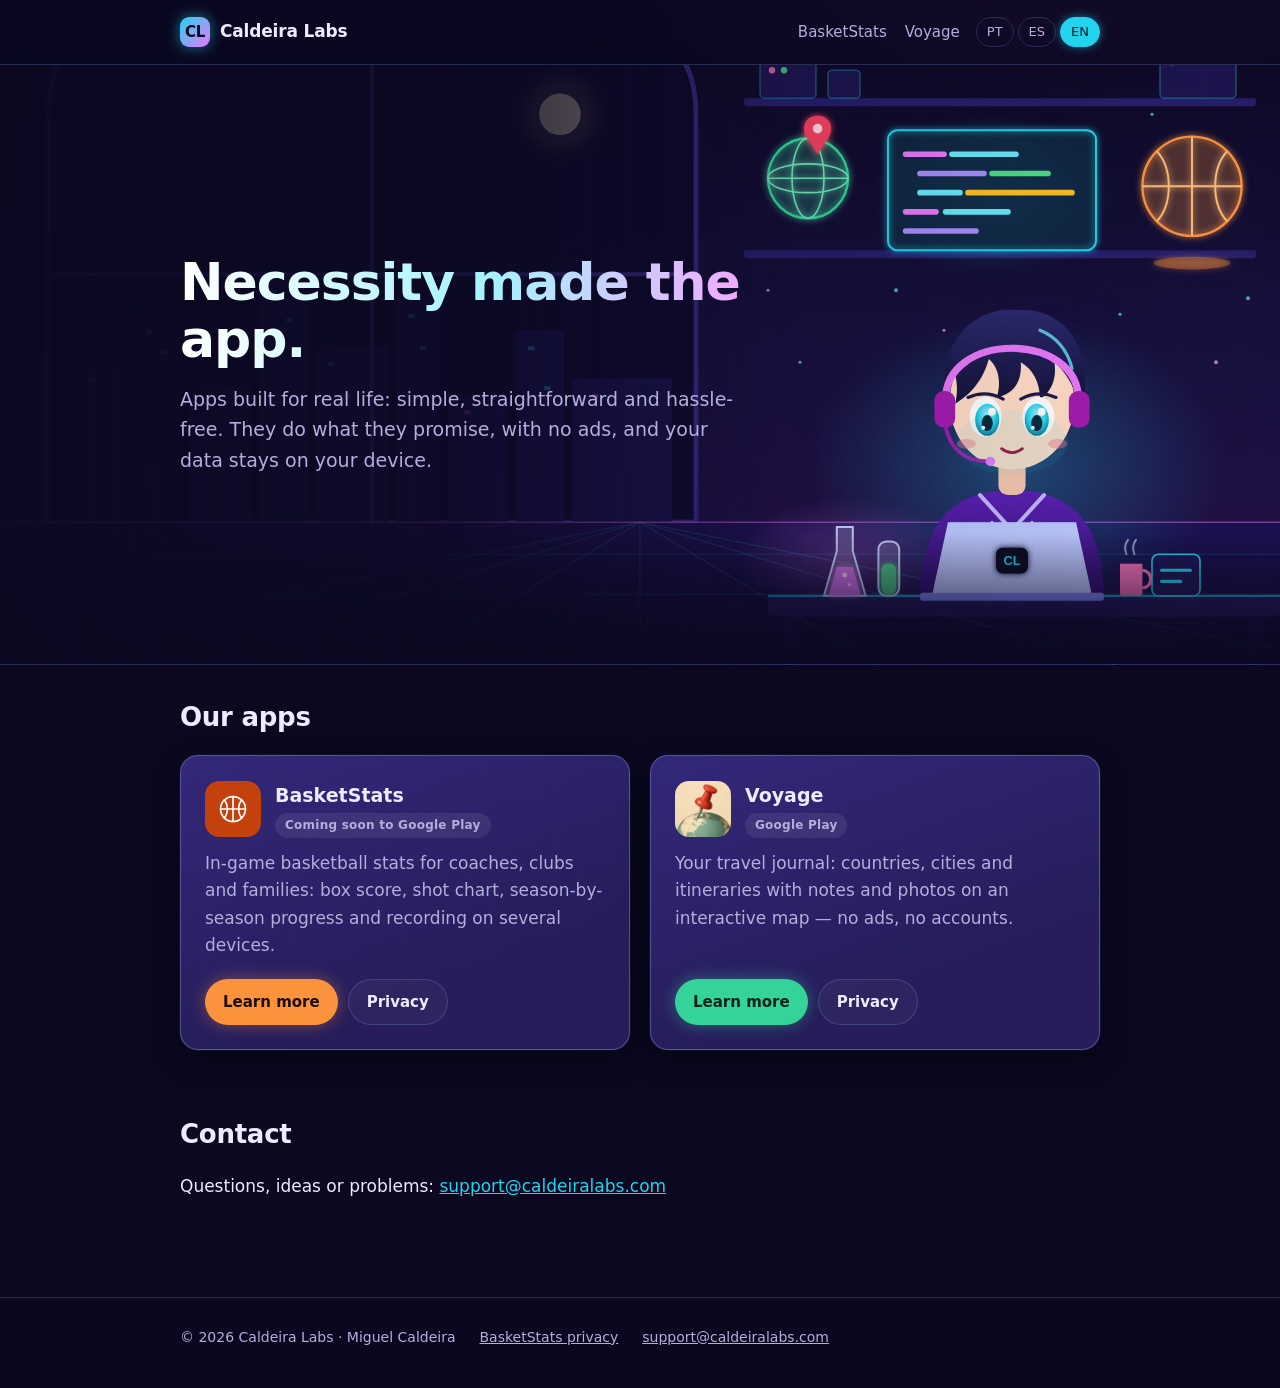
<file: index.html>
<!doctype html>
<html lang="pt-PT" data-lang="pt">
<head>
  <meta charset="utf-8">
  <meta name="viewport" content="width=device-width, initial-scale=1">
  <title data-pt="Caldeira Labs — apps para Android" data-es="Caldeira Labs — apps para Android" data-en="Caldeira Labs — Android apps">Caldeira Labs — apps para Android</title>
  <meta name="description" content="Caldeira Labs: BasketStats (estatísticas de basquetebol) e Voyage (diário de viagens), apps para Android.">
  <link rel="icon" href="/assets/img/basketstats.svg">
  <link rel="stylesheet" href="/assets/style.css?v=20261015e">
  <script src="/assets/lang.js?v=20261015e"></script>
</head>
<body>
<header class="top">
  <div class="wrap">
    <a class="brand" href="/"><span class="mark">CL</span>Caldeira Labs</a>
    <nav class="nav">
      <a href="/basketstats/">BasketStats</a>
      <a href="/voyage/">Voyage</a>
    </nav>
    <div class="langs" aria-label="Língua / Idioma / Language">
      <button data-set="pt" aria-pressed="true">PT</button>
      <button data-set="es" aria-pressed="false">ES</button>
      <button data-set="en" aria-pressed="false">EN</button>
    </div>
  </div>
</header>

<div class="hero-art">
 <div class="wrap">
  <div class="hero">
    <h1 data-l="pt">A necessidade fez a app.</h1>
    <h1 data-l="es">La necesidad hizo la app.</h1>
    <h1 data-l="en">Necessity made the app.</h1>
    <p class="lead" data-l="pt">Apps criadas para a vida real: simples, diretas e sem complicações. Fazem o que prometem, sem anúncios, e os seus dados ficam no seu aparelho.</p>
    <p class="lead" data-l="es">Apps creadas para la vida real: sencillas, directas y sin complicaciones. Hacen lo que prometen, sin anuncios, y tus datos se quedan en tu dispositivo.</p>
    <p class="lead" data-l="en">Apps built for real life: simple, straightforward and hassle-free. They do what they promise, with no ads, and your data stays on your device.</p>
  </div>
 </div>
</div>

<main class="wrap">

  <section>
    <h2><span data-l="pt">As nossas apps</span><span data-l="es">Nuestras apps</span><span data-l="en">Our apps</span></h2>
    <div class="cards">
      <article class="card">
        <div class="head">
          <img src="/assets/img/basketstats.svg" alt="" width="56" height="56">
          <div>
            <h3>BasketStats</h3>
            <span class="badge"><span data-l="pt">Em breve na Google Play</span><span data-l="es">Próximamente en Google Play</span><span data-l="en">Coming soon to Google Play</span></span>
          </div>
        </div>
        <p data-l="pt">Estatísticas de basquetebol durante o jogo, para treinadores, clubes e famílias: ficha de jogo, mapa de lançamentos, evolução por época e registo em vários aparelhos.</p>
        <p data-l="es">Estadísticas de baloncesto durante el partido, para entrenadores, clubes y familias: acta de partido, mapa de tiro, evolución por temporada y registro en varios dispositivos.</p>
        <p data-l="en">In-game basketball stats for coaches, clubs and families: box score, shot chart, season-by-season progress and recording on several devices.</p>
        <div class="actions">
          <a class="btn basket" href="/basketstats/"><span data-l="pt">Saber mais</span><span data-l="es">Descubrir</span><span data-l="en">Learn more</span></a>
          <a class="btn ghost" href="/basketstats/privacy/"><span data-l="pt">Privacidade</span><span data-l="es">Privacidad</span><span data-l="en">Privacy</span></a>
        </div>
      </article>

      <article class="card">
        <div class="head">
          <img src="/assets/img/voyage.png" alt="" width="56" height="56">
          <div>
            <h3>Voyage</h3>
            <span class="badge">Google Play</span>
          </div>
        </div>
        <p data-l="pt">O seu diário de viagens: países, cidades e itinerários com notas e fotografias, num mapa interativo, sem anúncios nem contas.</p>
        <p data-l="es">Tu diario de viajes: países, ciudades e itinerarios con notas y fotos, en un mapa interactivo, sin anuncios ni cuentas.</p>
        <p data-l="en">Your travel journal: countries, cities and itineraries with notes and photos on an interactive map — no ads, no accounts.</p>
        <div class="actions">
          <a class="btn voyage" href="/voyage/"><span data-l="pt">Saber mais</span><span data-l="es">Descubrir</span><span data-l="en">Learn more</span></a>
          <a class="btn ghost" href="/voyage/privacy/"><span data-l="pt">Privacidade</span><span data-l="es">Privacidad</span><span data-l="en">Privacy</span></a>
        </div>
      </article>
    </div>
  </section>

  <section>
    <h2><span data-l="pt">Contacto</span><span data-l="es">Contacto</span><span data-l="en">Contact</span></h2>
    <p data-l="pt">Dúvidas, sugestões ou problemas: <a href="mailto:support@caldeiralabs.com">support@caldeiralabs.com</a></p>
    <p data-l="es">Dudas, sugerencias o problemas: <a href="mailto:support@caldeiralabs.com">support@caldeiralabs.com</a></p>
    <p data-l="en">Questions, ideas or problems: <a href="mailto:support@caldeiralabs.com">support@caldeiralabs.com</a></p>
  </section>
</main>

<footer>
  <div class="wrap">
    <span>© 2026 Caldeira Labs · Miguel Caldeira</span>
    <a href="/basketstats/privacy/"><span data-l="pt">Privacidade BasketStats</span><span data-l="es">Privacidad BasketStats</span><span data-l="en">BasketStats privacy</span></a>
    <a href="mailto:support@caldeiralabs.com">support@caldeiralabs.com</a>
  </div>
</footer>
</body>
</html>
</file>
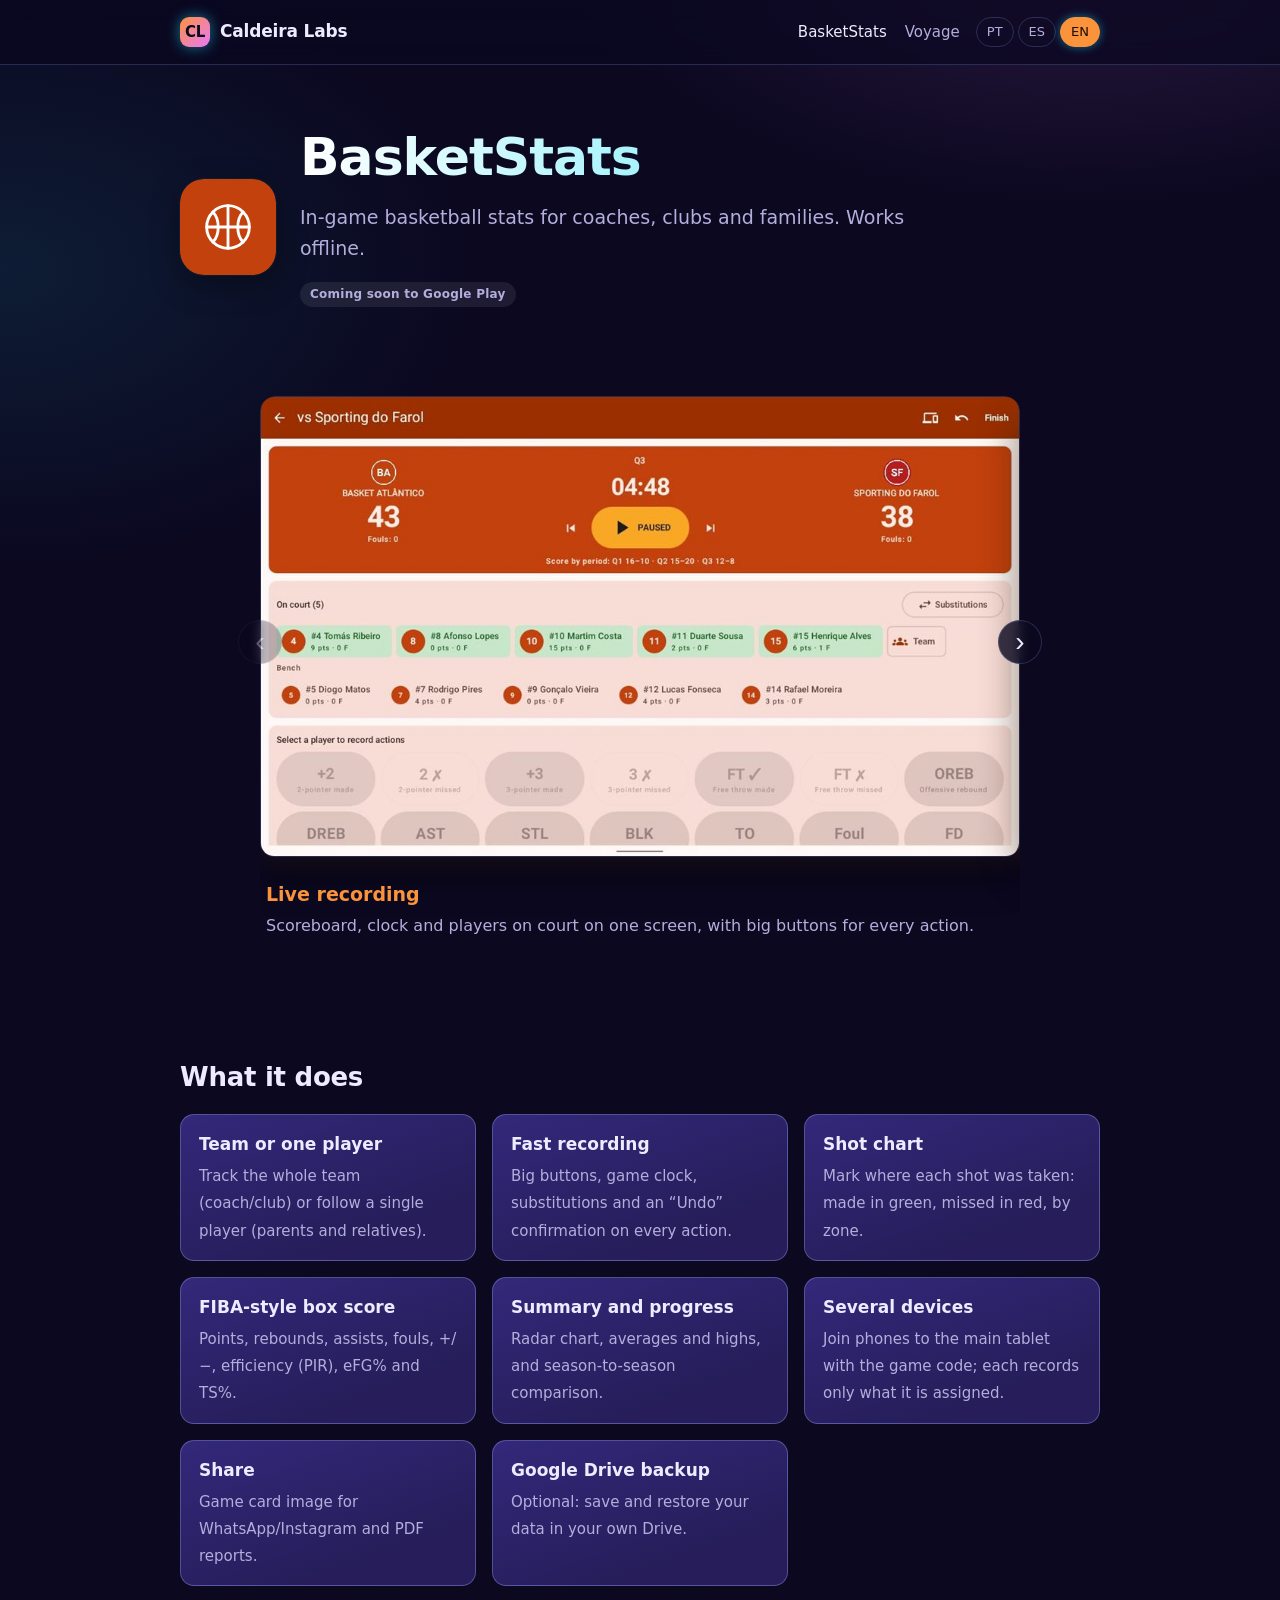
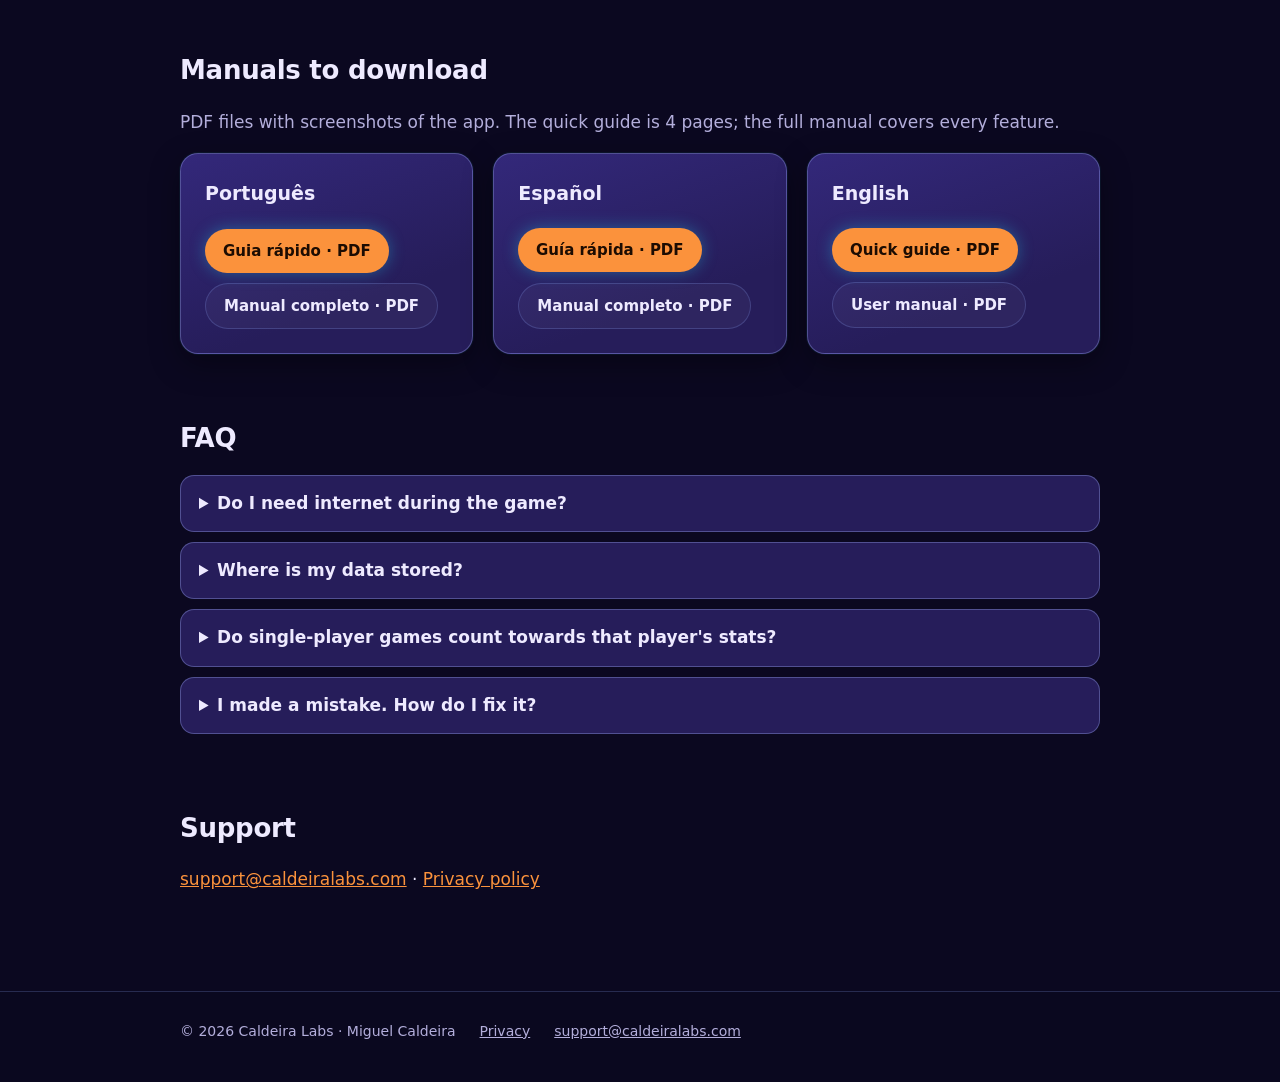
<file: basketstats/index.html>
<!doctype html>
<html lang="pt-PT" data-lang="pt">
<head>
  <meta charset="utf-8">
  <meta name="viewport" content="width=device-width, initial-scale=1">
  <title data-pt="BasketStats — estatísticas de basquetebol" data-es="BasketStats — estadísticas de baloncesto" data-en="BasketStats — basketball stats">BasketStats — estatísticas de basquetebol</title>
  <meta name="description" content="BasketStats: estatísticas de basquetebol durante o jogo para treinadores, clubes e famílias.">
  <link rel="icon" href="/assets/img/basketstats.svg">
  <link rel="stylesheet" href="/assets/style.css?v=20261015e">
  <style>:root { --accent: var(--basket); --accent-ink: #1c0c02; }</style>
  <script src="/assets/lang.js?v=20261015e"></script>
  <script src="/assets/carousel.js?v=20261015e"></script>
</head>
<body>
<header class="top">
  <div class="wrap">
    <a class="brand" href="/"><span class="mark">CL</span>Caldeira Labs</a>
    <nav class="nav">
      <a href="/basketstats/" aria-current="page">BasketStats</a>
      <a href="/voyage/">Voyage</a>
    </nav>
    <div class="langs" aria-label="Língua / Idioma / Language">
      <button data-set="pt" aria-pressed="true">PT</button>
      <button data-set="es" aria-pressed="false">ES</button>
      <button data-set="en" aria-pressed="false">EN</button>
    </div>
  </div>
</header>

<main class="wrap">
  <div class="hero app-hero">
    <img class="icon" src="/assets/img/basketstats.svg" alt="BasketStats">
    <div>
      <h1>BasketStats</h1>
      <p class="lead" data-l="pt">Estatísticas de basquetebol durante o jogo — para treinadores, clubes e famílias. Funciona sem internet.</p>
      <p class="lead" data-l="es">Estadísticas de baloncesto durante el partido, para entrenadores, clubes y familias. Funciona sin internet.</p>
      <p class="lead" data-l="en">In-game basketball stats for coaches, clubs and families. Works offline.</p>
      <p style="margin-top:16px">
        <span class="badge"><span data-l="pt">Em breve na Google Play</span><span data-l="es">Próximamente en Google Play</span><span data-l="en">Coming soon to Google Play</span></span>
      </p>
    </div>
  </div>

  <section class="carousel" aria-label="BasketStats">
    <div class="car-stage">
      <button class="car-prev" type="button" aria-label="Anterior / Anterior / Previous">‹</button>
      <div class="car-track" tabindex="0">
        <figure class="slide">
          <img data-l="pt" src="/assets/img/bs/pt/06_ao_vivo.jpg" alt="Registo ao vivo" width="1000" height="605"><img data-l="es" src="/assets/img/bs/es/06_ao_vivo.jpg" alt="Registro en directo" width="1000" height="605"><img data-l="en" src="/assets/img/bs/en/06_ao_vivo.jpg" alt="Live recording" width="1000" height="605">
          <figcaption><span data-l="pt"><b>Registo ao vivo</b> Marcador, relógio e jogadores em campo num só ecrã, com botões grandes para cada ação.</span><span data-l="es"><b>Registro en directo</b> Marcador, reloj y jugadores en pista en una sola pantalla, con botones grandes para cada acción.</span><span data-l="en"><b>Live recording</b> Scoreboard, clock and players on court on one screen, with big buttons for every action.</span></figcaption>
        </figure>
        <figure class="slide">
          <img data-l="pt" src="/assets/img/bs/pt/08_posicao_lancamento.jpg" alt="Registo rápido, sem perder um lance" width="1000" height="605" loading="lazy"><img data-l="es" src="/assets/img/bs/es/08_posicao_lancamento.jpg" alt="Registro rápido, sin perder una jugada" width="1000" height="605" loading="lazy"><img data-l="en" src="/assets/img/bs/en/08_posicao_lancamento.jpg" alt="Fast recording, without missing a play" width="1000" height="605" loading="lazy">
          <figcaption><span data-l="pt"><b>Registo rápido, sem perder um lance</b> Toque no jogador e depois na ação. Nos lançamentos, marque o local no meio-campo. Se se enganar, pode anular o registo logo a seguir.</span><span data-l="es"><b>Registro rápido, sin perder una jugada</b> Toca el jugador y luego la acción. En los tiros, marca el lugar en la media pista. Si te equivocas, puedes deshacer el registro al momento.</span><span data-l="en"><b>Fast recording, without missing a play</b> Tap the player, then the action. For shots, mark the spot on the half court. If you make a mistake, undo it straight away.</span></figcaption>
        </figure>
        <figure class="slide">
          <img data-l="pt" src="/assets/img/bs/pt/15_mapa_lancamentos.jpg" alt="Mapa de lançamentos por zonas" width="1000" height="605" loading="lazy"><img data-l="es" src="/assets/img/bs/es/15_mapa_lancamentos.jpg" alt="Mapa de tiro por zonas" width="1000" height="605" loading="lazy"><img data-l="en" src="/assets/img/bs/en/15_mapa_lancamentos.jpg" alt="Shot chart by zone" width="1000" height="605" loading="lazy">
          <figcaption><span data-l="pt"><b>Mapa de lançamentos por zonas</b> Lançamentos convertidos a verde e falhados a vermelho, com a eficácia no garrafão, na meia distância e nos triplos.</span><span data-l="es"><b>Mapa de tiro por zonas</b> Tiros anotados en verde y fallados en rojo, con la eficacia en la zona, en media distancia y en triples.</span><span data-l="en"><b>Shot chart by zone</b> Made shots in green and missed in red, with shooting in the paint, mid-range and from three.</span></figcaption>
        </figure>
        <figure class="slide">
          <img data-l="pt" src="/assets/img/bs/pt/16_cartao_jogo.jpg" alt="Cartão do jogo para partilhar" width="1000" height="605" loading="lazy"><img data-l="es" src="/assets/img/bs/es/16_cartao_jogo.jpg" alt="Tarjeta del partido para compartir" width="1000" height="605" loading="lazy"><img data-l="en" src="/assets/img/bs/en/16_cartao_jogo.jpg" alt="Shareable game card" width="1000" height="605" loading="lazy">
          <figcaption><span data-l="pt"><b>Cartão do jogo para partilhar</b> O resultado e os destaques numa imagem pronta a partilhar no WhatsApp e no Instagram. A ficha completa também pode ser exportada em PDF.</span><span data-l="es"><b>Tarjeta del partido para compartir</b> El resultado y los destacados en una imagen lista para compartir en WhatsApp e Instagram. El acta completa también se exporta en PDF.</span><span data-l="en"><b>Shareable game card</b> The score and the leaders in an image ready to share on WhatsApp and Instagram. The full box score also exports to PDF.</span></figcaption>
        </figure>
        <figure class="slide">
          <img data-l="pt" src="/assets/img/bs/pt/20_resumo_jogador.jpg" alt="Radar e evolução entre épocas" width="1000" height="605" loading="lazy"><img data-l="es" src="/assets/img/bs/es/20_resumo_jogador.jpg" alt="Radar y evolución entre temporadas" width="1000" height="605" loading="lazy"><img data-l="en" src="/assets/img/bs/en/20_resumo_jogador.jpg" alt="Radar and season-to-season progress" width="1000" height="605" loading="lazy">
          <figcaption><span data-l="pt"><b>Radar e evolução entre épocas</b> Veja o perfil de cada jogador e compare-o com o da época anterior, desenhado a tracejado.</span><span data-l="es"><b>Radar y evolución entre temporadas</b> Mira el perfil de cada jugador y compáralo con el de la temporada anterior, en discontinuo.</span><span data-l="en"><b>Radar and season-to-season progress</b> See each player's profile and compare it with the previous season, shown dashed.</span></figcaption>
        </figure>
        <figure class="slide">
          <img data-l="pt" src="/assets/img/bs/pt/11_varios_aparelhos.jpg" alt="Vários aparelhos no mesmo jogo" width="1000" height="605" loading="lazy"><img data-l="es" src="/assets/img/bs/es/11_varios_aparelhos.jpg" alt="Varios dispositivos en el mismo partido" width="1000" height="605" loading="lazy"><img data-l="en" src="/assets/img/bs/en/11_varios_aparelhos.jpg" alt="Several devices, one game" width="1000" height="605" loading="lazy">
          <figcaption><span data-l="pt"><b>Vários aparelhos no mesmo jogo</b> Os adjuntos entram no jogo com um código ou um código QR, e cada um regista apenas o que lhe for atribuído. Não é preciso internet.</span><span data-l="es"><b>Varios dispositivos en el mismo partido</b> Los ayudantes se unen con un código o un código QR, y cada uno registra solo lo que se le asigne. No hace falta internet.</span><span data-l="en"><b>Several devices, one game</b> Assistants join with a code or a QR code, and each records only what they are assigned. No internet needed.</span></figcaption>
        </figure>
      </div>
      <button class="car-next" type="button" aria-label="Seguinte / Siguiente / Next">›</button>
    </div>
  </section>

  <section>
    <h2><span data-l="pt">O que faz</span><span data-l="es">Qué hace</span><span data-l="en">What it does</span></h2>
    <ul class="features">
      <li data-l="pt"><b>Equipa ou um jogador</b><span>Registe a equipa inteira, se for treinador ou clube, ou acompanhe apenas um atleta, se for pai, mãe ou familiar.</span></li>
      <li data-l="es"><b>Equipo o un jugador</b><span>Registra todo el equipo (entrenador/club) o sigue a un solo jugador (padres y familiares).</span></li>
      <li data-l="en"><b>Team or one player</b><span>Track the whole team (coach/club) or follow a single player (parents and relatives).</span></li>

      <li data-l="pt"><b>Registo rápido</b><span>Botões grandes, relógio de jogo, substituições e confirmação de cada ação, com a opção «Anular».</span></li>
      <li data-l="es"><b>Registro rápido</b><span>Botones grandes, reloj de partido, cambios y confirmación con «Deshacer» en cada acción.</span></li>
      <li data-l="en"><b>Fast recording</b><span>Big buttons, game clock, substitutions and an “Undo” confirmation on every action.</span></li>

      <li data-l="pt"><b>Mapa de lançamentos</b><span>Marque o local de cada lançamento e veja a eficácia por zonas: convertidos a verde, falhados a vermelho.</span></li>
      <li data-l="es"><b>Mapa de tiro</b><span>Marca dónde fue cada tiro: anotados en verde, fallados en rojo, por zonas.</span></li>
      <li data-l="en"><b>Shot chart</b><span>Mark where each shot was taken: made in green, missed in red, by zone.</span></li>

      <li data-l="pt"><b>Ficha de jogo FIBA</b><span>Pontos, ressaltos, assistências, faltas, +/−, valorização (VAL), eFG% e TS%.</span></li>
      <li data-l="es"><b>Acta estilo FIBA</b><span>Puntos, rebotes, asistencias, faltas, +/−, valoración (VAL), eFG% y TS%.</span></li>
      <li data-l="en"><b>FIBA-style box score</b><span>Points, rebounds, assists, fouls, +/−, efficiency (PIR), eFG% and TS%.</span></li>

      <li data-l="pt"><b>Resumo e evolução</b><span>Gráfico de radar, médias e máximos, e comparação entre épocas.</span></li>
      <li data-l="es"><b>Resumen y evolución</b><span>Gráfico de radar, promedios y máximos, y comparación entre temporadas.</span></li>
      <li data-l="en"><b>Summary and progress</b><span>Radar chart, averages and highs, and season-to-season comparison.</span></li>

      <li data-l="pt"><b>Vários aparelhos</b><span>Ligue telemóveis ao tablet principal com o código do jogo; cada aparelho regista apenas o que lhe for atribuído.</span></li>
      <li data-l="es"><b>Varios dispositivos</b><span>Une móviles a la tablet principal con el código del partido; cada uno registra solo lo que se le asigne.</span></li>
      <li data-l="en"><b>Several devices</b><span>Join phones to the main tablet with the game code; each records only what it is assigned.</span></li>

      <li data-l="pt"><b>Partilhar</b><span>Cartão do jogo em imagem para o WhatsApp e o Instagram, e relatórios em PDF.</span></li>
      <li data-l="es"><b>Compartir</b><span>Tarjeta del partido en imagen para WhatsApp/Instagram e informes en PDF.</span></li>
      <li data-l="en"><b>Share</b><span>Game card image for WhatsApp/Instagram and PDF reports.</span></li>

      <li data-l="pt"><b>Cópia no Google Drive</b><span>Opcional: guarde os dados no seu próprio Google Drive e recupere-os noutro aparelho.</span></li>
      <li data-l="es"><b>Copia en Google Drive</b><span>Opcional: guarda y recupera los datos en tu propia Drive.</span></li>
      <li data-l="en"><b>Google Drive backup</b><span>Optional: save and restore your data in your own Drive.</span></li>
    </ul>
  </section>

  <!-- ======================= MANUAIS ======================= -->
  <section id="manuais">
    <h2><span data-l="pt">Manuais para descarregar</span><span data-l="es">Manuales para descargar</span><span data-l="en">Manuals to download</span></h2>
    <p class="muted" data-l="pt">Em PDF, com capturas da app. O guia rápido tem 4 páginas; o manual completo explica todas as funções.</p>
    <p class="muted" data-l="es">En PDF, con capturas de la app. La guía rápida tiene 4 páginas; el manual completo explica todas las funciones.</p>
    <p class="muted" data-l="en">PDF files with screenshots of the app. The quick guide is 4 pages; the full manual covers every feature.</p>
    <div class="cards">
      <div class="card">
        <h3>Português</h3>
        <div class="actions">
          <a class="btn" href="/basketstats/manuais/BasketStats-guia-rapido-PT.pdf" download>Guia rápido · PDF</a>
          <a class="btn ghost" href="/basketstats/manuais/BasketStats-manual-PT.pdf" download>Manual completo · PDF</a>
        </div>
      </div>
      <div class="card">
        <h3>Español</h3>
        <div class="actions">
          <a class="btn" href="/basketstats/manuais/BasketStats-guia-rapida-ES.pdf" download>Guía rápida · PDF</a>
          <a class="btn ghost" href="/basketstats/manuais/BasketStats-manual-ES.pdf" download>Manual completo · PDF</a>
        </div>
      </div>
      <div class="card">
        <h3>English</h3>
        <div class="actions">
          <a class="btn" href="/basketstats/manuais/BasketStats-quick-guide-EN.pdf" download>Quick guide · PDF</a>
          <a class="btn ghost" href="/basketstats/manuais/BasketStats-user-manual-EN.pdf" download>User manual · PDF</a>
        </div>
      </div>
    </div>
  </section>

  <!-- ======================= FAQ ======================= -->
  <section>
    <h2><span data-l="pt">Perguntas frequentes</span><span data-l="es">Preguntas frecuentes</span><span data-l="en">FAQ</span></h2>
    <div data-l="pt">
      <details><summary>Preciso de internet durante o jogo?</summary><p>Não. O registo, as estatísticas e o registo em vários aparelhos funcionam sem internet. Só a cópia no Google Drive precisa de ligação.</p></details>
      <details><summary>Onde ficam os meus dados?</summary><p>No seu aparelho e, se ativar, no seu próprio Google Drive. Não temos servidores com os seus dados. Veja a <a href="/basketstats/privacy/">política de privacidade</a>.</p></details>
      <details><summary>Os jogos de um só jogador contam para as estatísticas dele?</summary><p>Sim. Os jogos em modo equipa também contam para cada jogador.</p></details>
      <details><summary>Enganei-me num registo. Como corrijo?</summary><p>Logo a seguir, toque em «Anular». Mais tarde, toque na ação no histórico do jogo para mudar o tipo ou o jogador, ou apagá-la.</p></details>
    </div>
    <div data-l="es">
      <details><summary>¿Necesito internet durante el partido?</summary><p>No. El registro, las estadísticas y el registro en varios dispositivos funcionan sin internet. Solo la copia en Google Drive necesita conexión.</p></details>
      <details><summary>¿Dónde se guardan mis datos?</summary><p>En tu dispositivo y, si lo activas, en tu propia Google Drive. No tenemos servidores con tus datos. Consulta la <a href="/basketstats/privacy/">política de privacidad</a>.</p></details>
      <details><summary>¿Los partidos de un solo jugador cuentan para sus estadísticas?</summary><p>Sí. Los partidos en modo equipo también cuentan para cada jugador.</p></details>
      <details><summary>Me he equivocado en un registro. ¿Cómo lo corrijo?</summary><p>Justo después, toca «Deshacer». Más tarde, toca la acción en el historial del partido para cambiar el tipo o el jugador, o borrarla.</p></details>
    </div>
    <div data-l="en">
      <details><summary>Do I need internet during the game?</summary><p>No. Recording, stats and multi-device recording work offline. Only the Google Drive backup needs a connection.</p></details>
      <details><summary>Where is my data stored?</summary><p>On your device and, if you turn it on, in your own Google Drive. We have no servers holding your data. See the <a href="/basketstats/privacy/">privacy policy</a>.</p></details>
      <details><summary>Do single-player games count towards that player's stats?</summary><p>Yes. Team-mode games also count for each player.</p></details>
      <details><summary>I made a mistake. How do I fix it?</summary><p>Right away, tap “Undo”. Later, tap the action in the game history to change its type or player, or delete it.</p></details>
    </div>
  </section>

  <section>
    <h2><span data-l="pt">Apoio</span><span data-l="es">Soporte</span><span data-l="en">Support</span></h2>
    <p><a href="mailto:support@caldeiralabs.com">support@caldeiralabs.com</a> · <a href="/basketstats/privacy/"><span data-l="pt">Política de privacidade</span><span data-l="es">Política de privacidad</span><span data-l="en">Privacy policy</span></a></p>
  </section>
</main>

<footer>
  <div class="wrap">
    <span>© 2026 Caldeira Labs · Miguel Caldeira</span>
    <a href="/basketstats/privacy/"><span data-l="pt">Privacidade</span><span data-l="es">Privacidad</span><span data-l="en">Privacy</span></a>
    <a href="mailto:support@caldeiralabs.com">support@caldeiralabs.com</a>
  </div>
</footer>
</body>
</html>
</file>
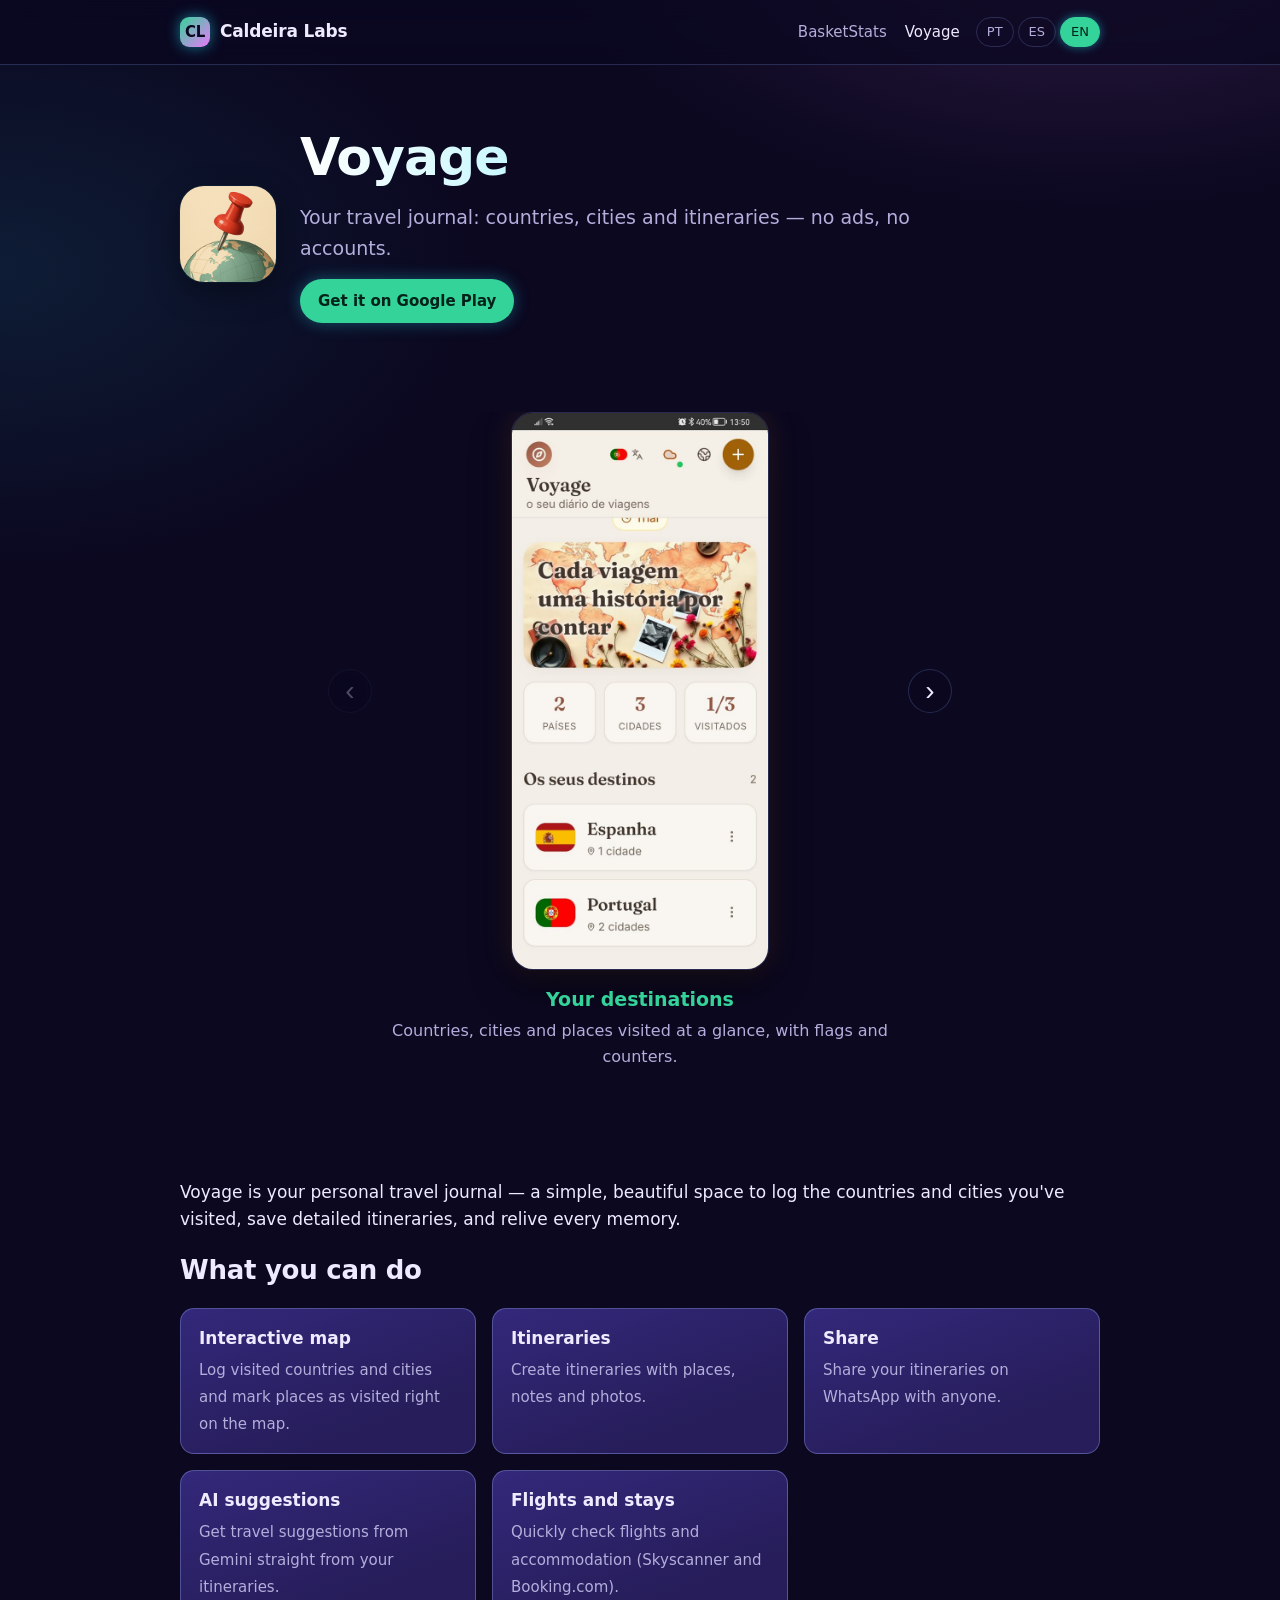
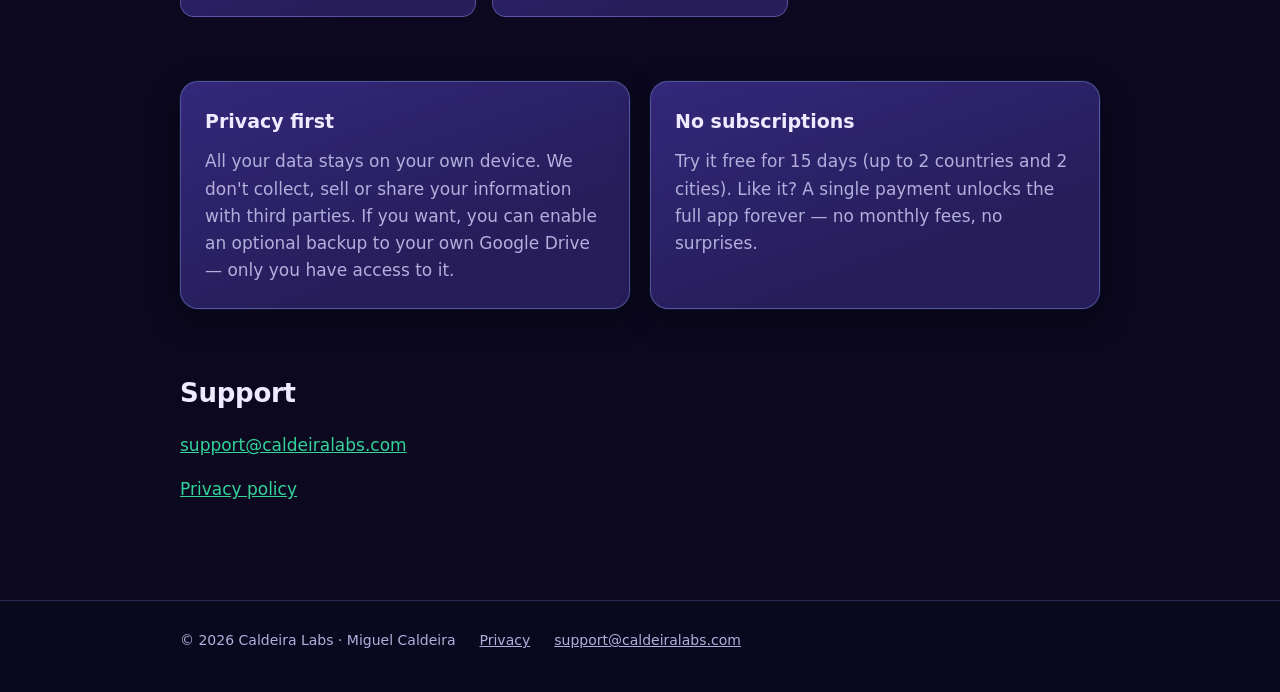
<file: voyage/index.html>
<!doctype html>
<html lang="pt-PT" data-lang="pt">
<head>
  <meta charset="utf-8">
  <meta name="viewport" content="width=device-width, initial-scale=1">
  <title data-pt="Voyage — o seu diário de viagens" data-es="Voyage — tu diario de viajes" data-en="Voyage — your travel journal">Voyage — o seu diário de viagens</title>
  <meta name="description" content="Voyage: diário de viagens com países, cidades e itinerários num mapa interativo. Sem anúncios nem contas.">
  <link rel="icon" href="/assets/img/voyage.png">
  <link rel="stylesheet" href="/assets/style.css?v=20261015e">
  <style>:root { --accent: var(--voyage); --accent-ink: #03231a; }</style>
  <script src="/assets/lang.js?v=20261015e"></script>
  <script src="/assets/carousel.js?v=20261015e"></script>
</head>
<body>
<header class="top">
  <div class="wrap">
    <a class="brand" href="/"><span class="mark">CL</span>Caldeira Labs</a>
    <nav class="nav">
      <a href="/basketstats/">BasketStats</a>
      <a href="/voyage/" aria-current="page">Voyage</a>
    </nav>
    <div class="langs" aria-label="Língua / Idioma / Language">
      <button data-set="pt" aria-pressed="true">PT</button>
      <button data-set="es" aria-pressed="false">ES</button>
      <button data-set="en" aria-pressed="false">EN</button>
    </div>
  </div>
</header>

<main class="wrap">
  <div class="hero app-hero">
    <img class="icon" src="/assets/img/voyage.png" alt="Voyage">
    <div>
      <h1>Voyage</h1>
      <p class="lead" data-l="pt">O seu diário de viagens: países, cidades e itinerários — sem anúncios nem contas.</p>
      <p class="lead" data-l="es">Tu diario de viajes: países, ciudades e itinerarios, sin anuncios ni cuentas.</p>
      <p class="lead" data-l="en">Your travel journal: countries, cities and itineraries — no ads, no accounts.</p>
      <p style="margin-top:16px">
        <a class="btn" href="https://play.google.com/store/apps/details?id=com.caldeira.voyage"><span data-l="pt">Obter na Google Play</span><span data-l="es">Disponible en Google Play</span><span data-l="en">Get it on Google Play</span></a>
      </p>
    </div>
  </div>

  <section class="carousel portrait" aria-label="Voyage">
    <div class="car-stage">
      <button class="car-prev" type="button" aria-label="Anterior / Anterior / Previous">‹</button>
      <div class="car-track" tabindex="0">
        <figure class="slide">
          <img src="/assets/img/voyage-1.jpg" alt="Os seus destinos" width="600" height="1300">
          <figcaption><span data-l="pt"><b>Os seus destinos</b> Países, cidades e locais visitados num relance, com bandeiras e contadores.</span><span data-l="es"><b>Tus destinos</b> Países, ciudades y lugares visitados de un vistazo, con banderas y contadores.</span><span data-l="en"><b>Your destinations</b> Countries, cities and places visited at a glance, with flags and counters.</span></figcaption>
        </figure>
        <figure class="slide">
          <img src="/assets/img/voyage-6.jpg" alt="Mapa de viagens" width="600" height="1300" loading="lazy">
          <figcaption><span data-l="pt"><b>Mapa de viagens</b> Todos os seus locais num só mapa interativo.</span><span data-l="es"><b>Mapa de viajes</b> Todos tus lugares en un solo mapa interactivo.</span><span data-l="en"><b>Travel map</b> All your places on one interactive map.</span></figcaption>
        </figure>
        <figure class="slide">
          <img src="/assets/img/voyage-3.jpg" alt="Para fazer e já fiz" width="600" height="1300" loading="lazy">
          <figcaption><span data-l="pt"><b>Para fazer e já fiz</b> Organize os locais de cada cidade e peça sugestões à IA ou procure hotéis no Booking.</span><span data-l="es"><b>Por hacer y ya hecho</b> Organiza los lugares de cada ciudad y pide sugerencias a la IA o busca hoteles en Booking.</span><span data-l="en"><b>To do and done</b> Organise each city's places and ask the AI for ideas or look for hotels on Booking.</span></figcaption>
        </figure>
        <figure class="slide">
          <img src="/assets/img/voyage-4.jpg" alt="Notas de viagem" width="600" height="1300" loading="lazy">
          <figcaption><span data-l="pt"><b>Notas de viagem</b> Notas escritas ou ditadas por voz, morada e mapa de cada local. Marque-o como «Já fiz» quando o visitar.</span><span data-l="es"><b>Notas de viaje</b> Notas escritas o dictadas por voz, dirección y mapa de cada lugar. Márcalo como «Ya hecho» al visitarlo.</span><span data-l="en"><b>Travel notes</b> Written or dictated notes, address and map for each place. Mark it as done once you visit.</span></figcaption>
        </figure>
        <figure class="slide">
          <img src="/assets/img/voyage-5.jpg" alt="Memórias com fotografias" width="600" height="1300" loading="lazy">
          <figcaption><span data-l="pt"><b>Memórias com fotografias</b> Guarde a data, a avaliação, um comentário e as fotografias de cada visita.</span><span data-l="es"><b>Recuerdos con fotos</b> Guarda la fecha, la valoración, un comentario y las fotos de cada visita.</span><span data-l="en"><b>Memories with photos</b> Keep the date, a rating, a comment and the photos from each visit.</span></figcaption>
        </figure>
        <figure class="slide">
          <img src="/assets/img/voyage-2.jpg" alt="Partilhar e planear" width="600" height="1300" loading="lazy">
          <figcaption><span data-l="pt"><b>Partilhar e planear</b> Partilhe ou importe roteiros, peça sugestões à IA e veja voos no Skyscanner.</span><span data-l="es"><b>Compartir y planificar</b> Comparte o importa itinerarios, pide sugerencias a la IA y mira vuelos en Skyscanner.</span><span data-l="en"><b>Share and plan</b> Share or import itineraries, ask the AI for suggestions and check flights on Skyscanner.</span></figcaption>
        </figure>
      </div>
      <button class="car-next" type="button" aria-label="Seguinte / Siguiente / Next">›</button>
    </div>
  </section>

  <section>
    <p data-l="pt">O Voyage é o seu diário de viagens pessoal: um espaço simples e bonito para registar os países e cidades que visitou, guardar itinerários detalhados e reviver cada memória.</p>
    <p data-l="es">Voyage es tu diario de viajes personal: un espacio sencillo y bonito para registrar los países y ciudades que has visitado, guardar itinerarios detallados y revivir cada recuerdo.</p>
    <p data-l="en">Voyage is your personal travel journal — a simple, beautiful space to log the countries and cities you've visited, save detailed itineraries, and relive every memory.</p>

    <h2><span data-l="pt">O que pode fazer</span><span data-l="es">Qué puedes hacer</span><span data-l="en">What you can do</span></h2>
    <ul class="features">
      <li data-l="pt"><b>Mapa interativo</b><span>Registe os países e cidades visitados e marque locais como visitados diretamente no mapa.</span></li>
      <li data-l="es"><b>Mapa interactivo</b><span>Registra países y ciudades visitadas y marca lugares como visitados directamente en el mapa.</span></li>
      <li data-l="en"><b>Interactive map</b><span>Log visited countries and cities and mark places as visited right on the map.</span></li>

      <li data-l="pt"><b>Itinerários</b><span>Crie itinerários com locais, notas e fotografias.</span></li>
      <li data-l="es"><b>Itinerarios</b><span>Crea itinerarios con lugares, notas y fotos.</span></li>
      <li data-l="en"><b>Itineraries</b><span>Create itineraries with places, notes and photos.</span></li>

      <li data-l="pt"><b>Partilhar</b><span>Partilhe os seus itinerários no WhatsApp com quem quiser.</span></li>
      <li data-l="es"><b>Compartir</b><span>Comparte tus itinerarios por WhatsApp con quien quieras.</span></li>
      <li data-l="en"><b>Share</b><span>Share your itineraries on WhatsApp with anyone.</span></li>

      <li data-l="pt"><b>Sugestões com IA</b><span>Peça sugestões de viagem ao Gemini a partir dos seus itinerários.</span></li>
      <li data-l="es"><b>Sugerencias con IA</b><span>Pide sugerencias de viaje a Gemini desde tus itinerarios.</span></li>
      <li data-l="en"><b>AI suggestions</b><span>Get travel suggestions from Gemini straight from your itineraries.</span></li>

      <li data-l="pt"><b>Voos e alojamento</b><span>Consulte rapidamente voos e alojamento (Skyscanner e Booking.com).</span></li>
      <li data-l="es"><b>Vuelos y alojamiento</b><span>Consulta rápidamente vuelos y alojamiento (Skyscanner y Booking.com).</span></li>
      <li data-l="en"><b>Flights and stays</b><span>Quickly check flights and accommodation (Skyscanner and Booking.com).</span></li>
    </ul>
  </section>

  <section>
    <div class="cards">
      <div class="card">
        <h3><span data-l="pt">Privacidade em primeiro lugar</span><span data-l="es">Privacidad ante todo</span><span data-l="en">Privacy first</span></h3>
        <p data-l="pt">Todos os seus dados ficam no seu aparelho. Não recolhemos, vendemos nem partilhamos a sua informação com terceiros. Se quiser, pode ativar uma cópia de segurança no seu próprio Google Drive, à qual mais ninguém tem acesso.</p>
        <p data-l="es">Todos tus datos permanecen en tu propio dispositivo. No recopilamos, vendemos ni compartimos tu información con terceros. Si quieres, puedes activar una copia de seguridad opcional en tu propia Google Drive, a la que solo tú tienes acceso.</p>
        <p data-l="en">All your data stays on your own device. We don't collect, sell or share your information with third parties. If you want, you can enable an optional backup to your own Google Drive — only you have access to it.</p>
      </div>
      <div class="card">
        <h3><span data-l="pt">Sem subscrições</span><span data-l="es">Sin suscripciones</span><span data-l="en">No subscriptions</span></h3>
        <p data-l="pt">Experimente grátis durante 15 dias (até 2 países e 2 cidades). Gostou? Um único pagamento desbloqueia a app completa para sempre, sem mensalidades nem surpresas.</p>
        <p data-l="es">Pruébala gratis durante 15 días (hasta 2 países y 2 ciudades). ¿Te ha gustado? Un único pago desbloquea la app por completo, para siempre, sin cuotas mensuales ni sorpresas.</p>
        <p data-l="en">Try it free for 15 days (up to 2 countries and 2 cities). Like it? A single payment unlocks the full app forever — no monthly fees, no surprises.</p>
      </div>
    </div>
  </section>

  <section>
    <h2><span data-l="pt">Apoio</span><span data-l="es">Soporte</span><span data-l="en">Support</span></h2>
    <p><a href="mailto:support@caldeiralabs.com">support@caldeiralabs.com</a></p>
    <p><a href="/voyage/privacy/"><span data-l="pt">Política de privacidade</span><span data-l="es">Política de privacidad</span><span data-l="en">Privacy policy</span></a></p>
  </section>
</main>

<footer>
  <div class="wrap">
    <span>© 2026 Caldeira Labs · Miguel Caldeira</span>
    <a href="/voyage/privacy/"><span data-l="pt">Privacidade</span><span data-l="es">Privacidad</span><span data-l="en">Privacy</span></a>
    <a href="mailto:support@caldeiralabs.com">support@caldeiralabs.com</a>
  </div>
</footer>
</body>
</html>
</file>
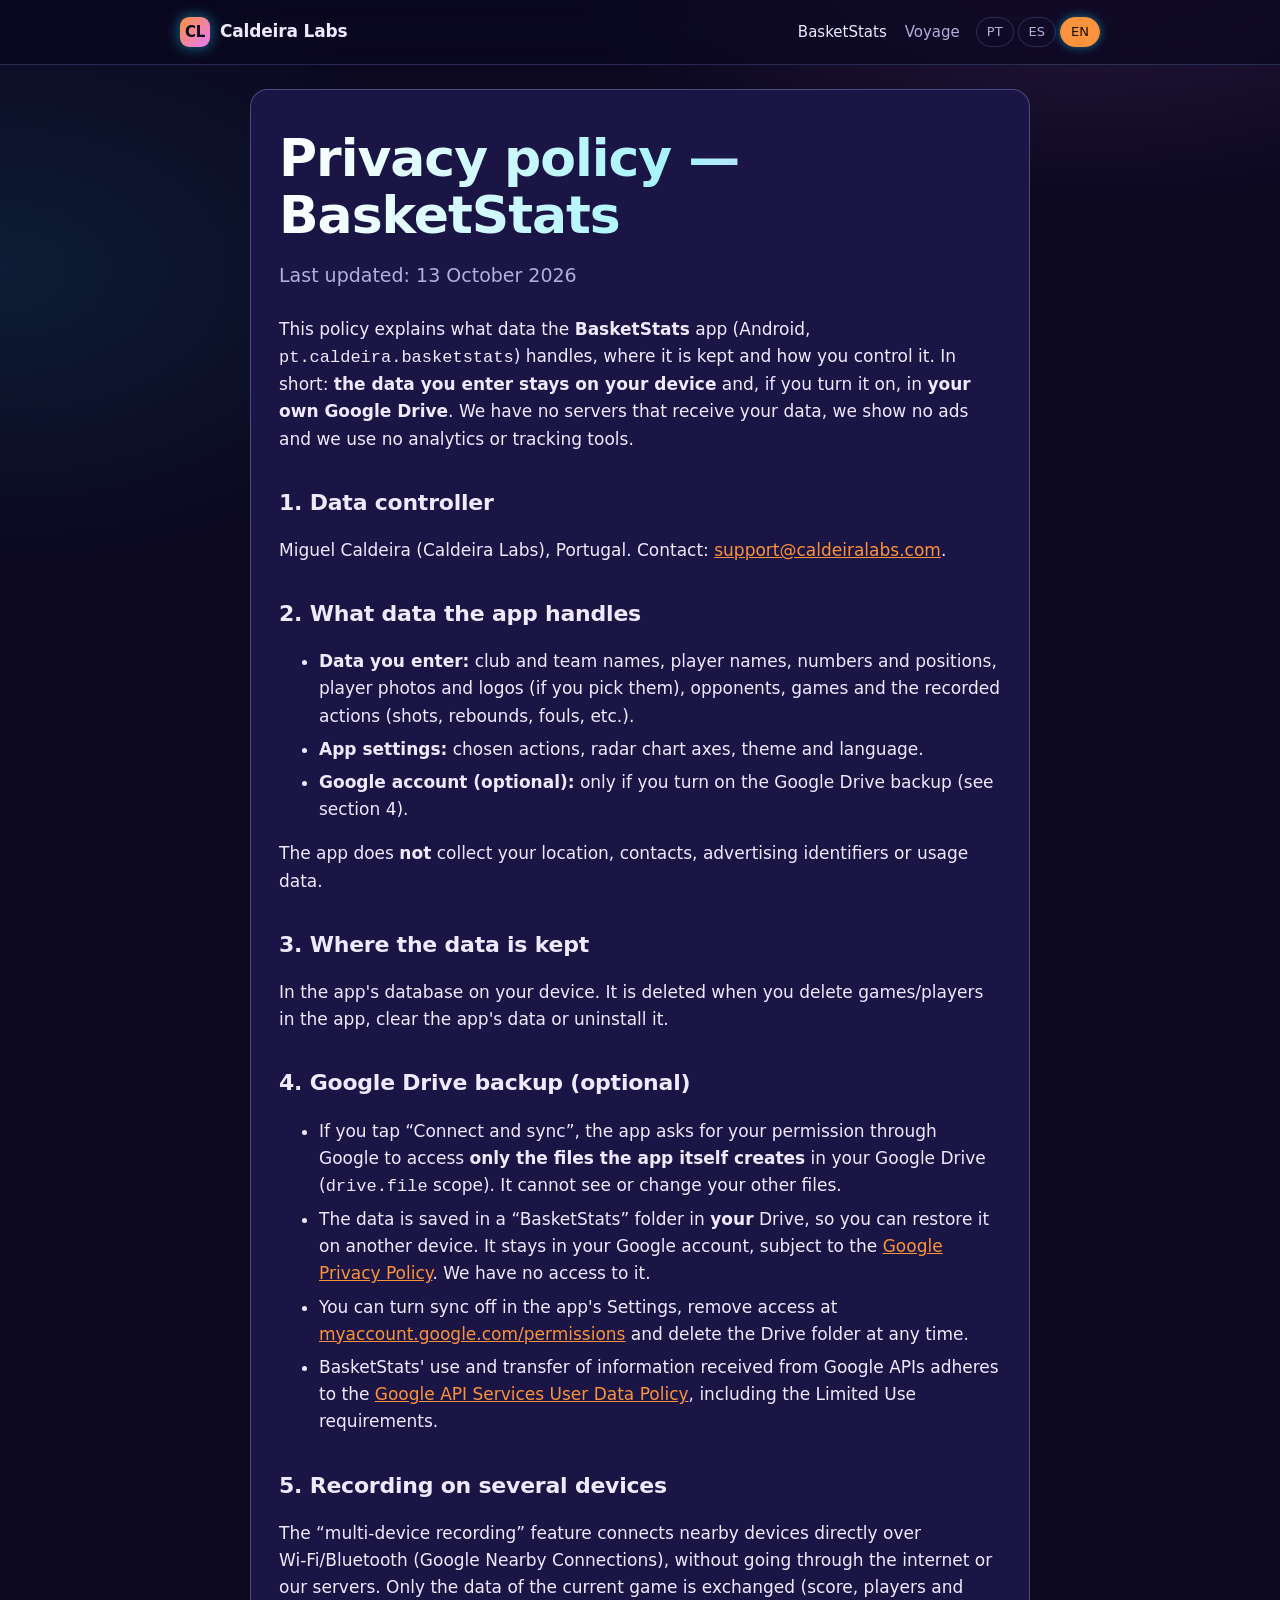
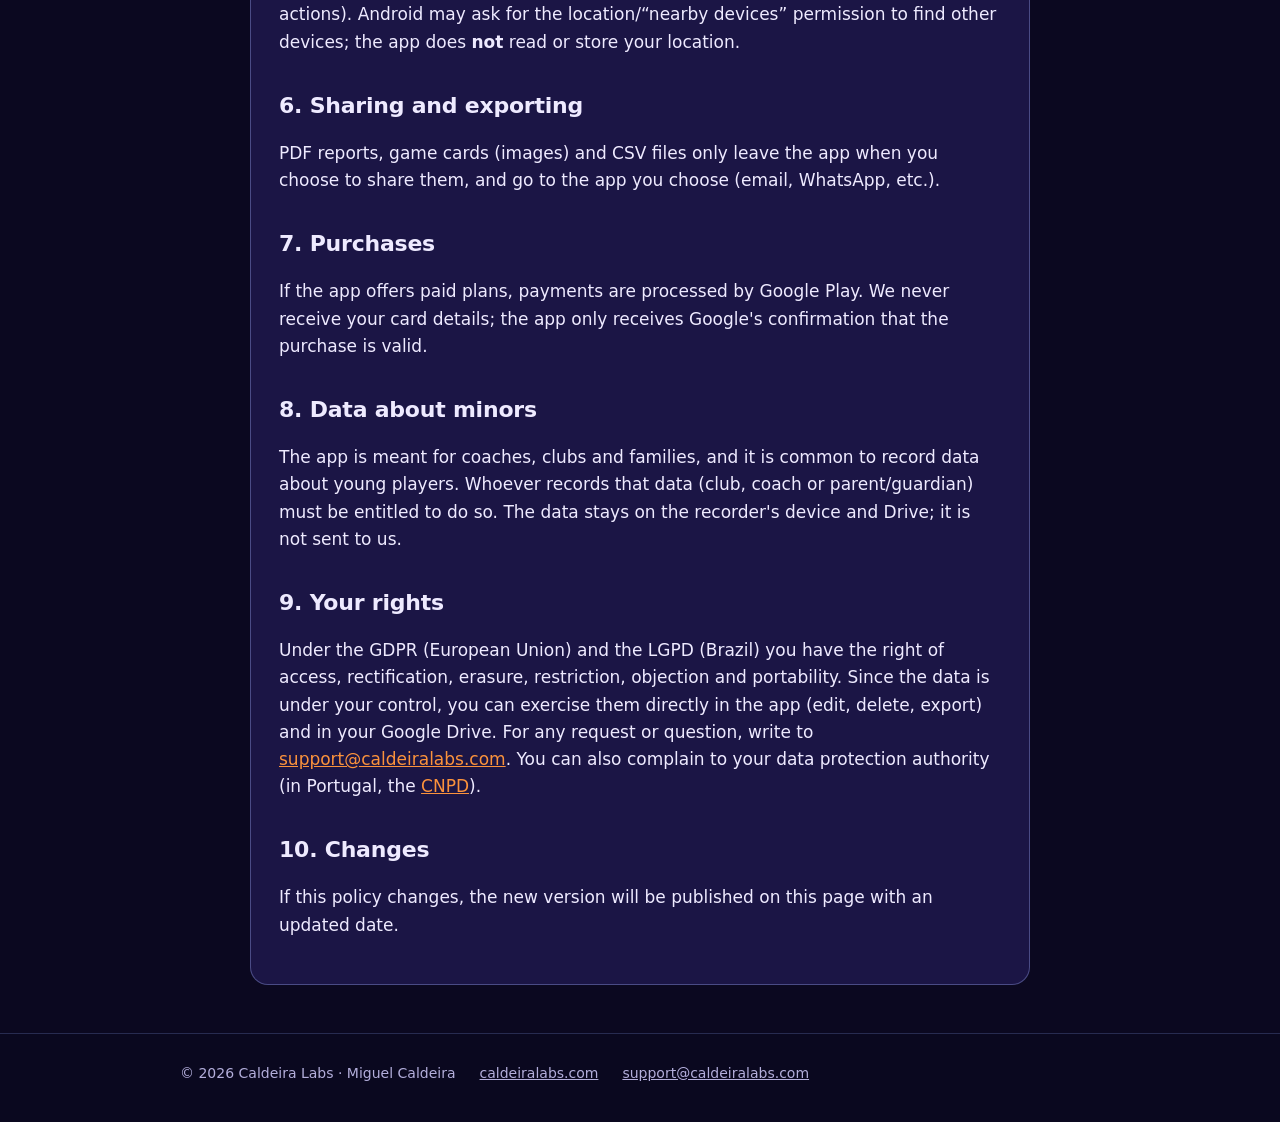
<file: basketstats/privacy/index.html>
<!doctype html>
<html lang="pt-PT" data-lang="pt">
<head>
  <meta charset="utf-8">
  <meta name="viewport" content="width=device-width, initial-scale=1">
  <title data-pt="Política de privacidade — BasketStats" data-es="Política de privacidad — BasketStats" data-en="Privacy policy — BasketStats">Política de privacidade — BasketStats</title>
  <meta name="description" content="Política de privacidade da app BasketStats (Caldeira Labs).">
  <link rel="icon" href="/assets/img/basketstats.svg">
  <link rel="stylesheet" href="/assets/style.css?v=20261015e">
  <style>:root { --accent: var(--basket); --accent-ink: #1c0c02; }</style>
  <script src="/assets/lang.js?v=20261015e"></script>
</head>
<body>
<header class="top">
  <div class="wrap">
    <a class="brand" href="/"><span class="mark">CL</span>Caldeira Labs</a>
    <nav class="nav">
      <a href="/basketstats/" aria-current="page">BasketStats</a>
      <a href="/voyage/">Voyage</a>
    </nav>
    <div class="langs" aria-label="Língua / Idioma / Language">
      <button data-set="pt" aria-pressed="true">PT</button>
      <button data-set="es" aria-pressed="false">ES</button>
      <button data-set="en" aria-pressed="false">EN</button>
    </div>
  </div>
</header>

<main class="wrap policy">

<!-- ======================= PORTUGUÊS ======================= -->
<div data-l="pt">
  <div class="hero">
    <h1>Política de privacidade — BasketStats</h1>
    <p class="lead">Última atualização: 13 de outubro de 2026</p>
  </div>

  <p>Esta política explica que dados a app <b>BasketStats</b> (Android, <code>pt.caldeira.basketstats</code>) trata, onde ficam e que controlo tem sobre eles. Em resumo: <b>os dados que introduz ficam no seu aparelho</b> e, se o ativar, no <b>seu próprio Google Drive</b>. Nós não temos servidores que recebam os seus dados, não mostramos anúncios e não usamos ferramentas de análise ou rastreio.</p>

  <h2>1. Responsável pelo tratamento</h2>
  <p>Miguel Caldeira (Caldeira Labs), Portugal. Contacto: <a href="mailto:support@caldeiralabs.com">support@caldeiralabs.com</a>.</p>

  <h2>2. Que dados a app trata</h2>
  <ul>
    <li><b>Dados que introduz:</b> nome do clube e das equipas, nomes, números e posições dos jogadores, fotografias de jogadores e logótipos (se os escolher), adversários, jogos e as ações registadas (lançamentos, ressaltos, faltas, etc.).</li>
    <li><b>Definições da app:</b> ações escolhidas, eixos do gráfico de radar, tema e língua.</li>
    <li><b>Conta Google (opcional):</b> só se ligar a cópia de segurança ao Google Drive (ver ponto 4).</li>
  </ul>
  <p>A app <b>não</b> recolhe a sua localização, contactos, identificadores de publicidade nem dados de utilização.</p>

  <h2>3. Onde ficam os dados</h2>
  <p>Na base de dados da app, no seu aparelho. São apagados se apagar os jogos/jogadores na app, limpar os dados da app ou a desinstalar.</p>

  <h2>4. Cópia de segurança no Google Drive (opcional)</h2>
  <ul>
    <li>Se tocar em «Ligar e sincronizar», a app pede-lhe autorização através do Google para aceder <b>apenas aos ficheiros que a própria app cria</b> no seu Google Drive (permissão <code>drive.file</code>). Não consegue ver nem alterar os seus outros ficheiros.</li>
    <li>Os dados são guardados numa pasta «BasketStats» no <b>seu</b> Drive, para poder recuperá-los noutro aparelho. Ficam na sua conta Google, sujeitos à <a href="https://policies.google.com/privacy">Política de Privacidade da Google</a>. Nós não temos acesso a eles.</li>
    <li>Pode desligar a sincronização nas Definições da app, retirar o acesso em <a href="https://myaccount.google.com/permissions">myaccount.google.com/permissions</a> e apagar a pasta do Drive quando quiser.</li>
    <li>A utilização e transferência de informação recebida das APIs Google cumpre a <a href="https://developers.google.com/terms/api-services-user-data-policy">Google API Services User Data Policy</a>, incluindo os requisitos de Utilização Limitada (Limited Use).</li>
  </ul>

  <h2>5. Registo em vários aparelhos</h2>
  <p>A função «Registo em vários aparelhos» liga aparelhos próximos diretamente por Wi‑Fi/Bluetooth (Google Nearby Connections), sem passar pela internet nem por servidores nossos. São trocados apenas os dados do jogo em curso (marcador, jogadores e ações). O Android pode pedir a permissão de localização/«aparelhos próximos» para procurar outros aparelhos; a app <b>não</b> lê nem guarda a sua localização.</p>

  <h2>6. Partilha e exportação</h2>
  <p>Relatórios em PDF, cartões de jogo (imagem) e ficheiros CSV só saem da app quando escolhe partilhá-los, e vão para a app que escolher (email, WhatsApp, etc.).</p>

  <h2>7. Compras</h2>
  <p>Se a app oferecer planos pagos, os pagamentos são processados pela Google Play. Não recebemos os dados do seu cartão; a app só recebe da Google a confirmação de que a compra é válida.</p>

  <h2>8. Dados de menores</h2>
  <p>A app destina-se a treinadores, clubes e famílias, e é comum registar dados de atletas menores. Quem regista esses dados (clube, treinador ou encarregado de educação) deve ter autorização para o fazer. Os dados ficam no aparelho e no Drive de quem os regista; não são enviados para nós.</p>

  <h2>9. Os seus direitos</h2>
  <p>Ao abrigo do RGPD (União Europeia) e da LGPD (Brasil), tem direito de acesso, retificação, apagamento, limitação, oposição e portabilidade. Como os dados estão sob o seu controlo, pode exercê-los diretamente na app (editar, apagar, exportar) e no seu Google Drive. Para qualquer pedido ou dúvida, escreva para <a href="mailto:support@caldeiralabs.com">support@caldeiralabs.com</a>. Pode também apresentar reclamação à autoridade de proteção de dados (em Portugal, a <a href="https://www.cnpd.pt">CNPD</a>).</p>

  <h2>10. Alterações</h2>
  <p>Se esta política mudar, a nova versão é publicada nesta página com a data atualizada.</p>
</div>

<!-- ======================= ESPAÑOL ======================= -->
<div data-l="es">
  <div class="hero">
    <h1>Política de privacidad — BasketStats</h1>
    <p class="lead">Última actualización: 13 de octubre de 2026</p>
  </div>

  <p>Esta política explica qué datos trata la app <b>BasketStats</b> (Android, <code>pt.caldeira.basketstats</code>), dónde se guardan y qué control tienes sobre ellos. En resumen: <b>los datos que introduces se quedan en tu dispositivo</b> y, si lo activas, en <b>tu propia Google Drive</b>. No tenemos servidores que reciban tus datos, no mostramos anuncios y no usamos herramientas de análisis ni seguimiento.</p>

  <h2>1. Responsable del tratamiento</h2>
  <p>Miguel Caldeira (Caldeira Labs), Portugal. Contacto: <a href="mailto:support@caldeiralabs.com">support@caldeiralabs.com</a>.</p>

  <h2>2. Qué datos trata la app</h2>
  <ul>
    <li><b>Datos que introduces:</b> nombre del club y de los equipos, nombres, dorsales y posiciones de los jugadores, fotos de jugadores y escudos (si los eliges), rivales, partidos y las acciones registradas (tiros, rebotes, faltas, etc.).</li>
    <li><b>Ajustes de la app:</b> acciones elegidas, ejes del gráfico de radar, tema e idioma.</li>
    <li><b>Cuenta de Google (opcional):</b> solo si activas la copia de seguridad en Google Drive (ver punto 4).</li>
  </ul>
  <p>La app <b>no</b> recoge tu ubicación, contactos, identificadores de publicidad ni datos de uso.</p>

  <h2>3. Dónde se guardan los datos</h2>
  <p>En la base de datos de la app, en tu dispositivo. Se borran si eliminas los partidos/jugadores en la app, borras los datos de la app o la desinstalas.</p>

  <h2>4. Copia de seguridad en Google Drive (opcional)</h2>
  <ul>
    <li>Si tocas «Conectar y sincronizar», la app te pide autorización a través de Google para acceder <b>solo a los archivos que la propia app crea</b> en tu Google Drive (permiso <code>drive.file</code>). No puede ver ni modificar tus otros archivos.</li>
    <li>Los datos se guardan en una carpeta «BasketStats» en <b>tu</b> Drive, para poder recuperarlos en otro dispositivo. Quedan en tu cuenta de Google, sujetos a la <a href="https://policies.google.com/privacy">Política de Privacidad de Google</a>. Nosotros no tenemos acceso a ellos.</li>
    <li>Puedes desactivar la sincronización en los Ajustes de la app, retirar el acceso en <a href="https://myaccount.google.com/permissions">myaccount.google.com/permissions</a> y borrar la carpeta de Drive cuando quieras.</li>
    <li>El uso y la transferencia de información recibida de las API de Google cumple la <a href="https://developers.google.com/terms/api-services-user-data-policy">Google API Services User Data Policy</a>, incluidos los requisitos de Uso Limitado (Limited Use).</li>
  </ul>

  <h2>5. Registro en varios dispositivos</h2>
  <p>La función «Registro en varios dispositivos» conecta dispositivos cercanos directamente por Wi‑Fi/Bluetooth (Google Nearby Connections), sin pasar por internet ni por servidores nuestros. Solo se intercambian los datos del partido en curso (marcador, jugadores y acciones). Android puede pedir el permiso de ubicación/«dispositivos cercanos» para buscar otros dispositivos; la app <b>no</b> lee ni guarda tu ubicación.</p>

  <h2>6. Compartir y exportar</h2>
  <p>Los informes en PDF, las tarjetas de partido (imagen) y los archivos CSV solo salen de la app cuando eliges compartirlos, y van a la app que elijas (correo, WhatsApp, etc.).</p>

  <h2>7. Compras</h2>
  <p>Si la app ofrece planes de pago, los pagos los procesa Google Play. No recibimos los datos de tu tarjeta; la app solo recibe de Google la confirmación de que la compra es válida.</p>

  <h2>8. Datos de menores</h2>
  <p>La app está pensada para entrenadores, clubes y familias, y es habitual registrar datos de jugadores menores. Quien registra esos datos (club, entrenador o tutor) debe tener autorización para hacerlo. Los datos se quedan en el dispositivo y en la Drive de quien los registra; no se nos envían.</p>

  <h2>9. Tus derechos</h2>
  <p>Según el RGPD (Unión Europea) y la LGPD (Brasil), tienes derecho de acceso, rectificación, supresión, limitación, oposición y portabilidad. Como los datos están bajo tu control, puedes ejercerlos directamente en la app (editar, borrar, exportar) y en tu Google Drive. Para cualquier solicitud o duda, escribe a <a href="mailto:support@caldeiralabs.com">support@caldeiralabs.com</a>. También puedes reclamar ante la autoridad de protección de datos (en España, la <a href="https://www.aepd.es">AEPD</a>).</p>

  <h2>10. Cambios</h2>
  <p>Si esta política cambia, la nueva versión se publicará en esta página con la fecha actualizada.</p>
</div>

<!-- ======================= ENGLISH ======================= -->
<div data-l="en">
  <div class="hero">
    <h1>Privacy policy — BasketStats</h1>
    <p class="lead">Last updated: 13 October 2026</p>
  </div>

  <p>This policy explains what data the <b>BasketStats</b> app (Android, <code>pt.caldeira.basketstats</code>) handles, where it is kept and how you control it. In short: <b>the data you enter stays on your device</b> and, if you turn it on, in <b>your own Google Drive</b>. We have no servers that receive your data, we show no ads and we use no analytics or tracking tools.</p>

  <h2>1. Data controller</h2>
  <p>Miguel Caldeira (Caldeira Labs), Portugal. Contact: <a href="mailto:support@caldeiralabs.com">support@caldeiralabs.com</a>.</p>

  <h2>2. What data the app handles</h2>
  <ul>
    <li><b>Data you enter:</b> club and team names, player names, numbers and positions, player photos and logos (if you pick them), opponents, games and the recorded actions (shots, rebounds, fouls, etc.).</li>
    <li><b>App settings:</b> chosen actions, radar chart axes, theme and language.</li>
    <li><b>Google account (optional):</b> only if you turn on the Google Drive backup (see section 4).</li>
  </ul>
  <p>The app does <b>not</b> collect your location, contacts, advertising identifiers or usage data.</p>

  <h2>3. Where the data is kept</h2>
  <p>In the app's database on your device. It is deleted when you delete games/players in the app, clear the app's data or uninstall it.</p>

  <h2>4. Google Drive backup (optional)</h2>
  <ul>
    <li>If you tap “Connect and sync”, the app asks for your permission through Google to access <b>only the files the app itself creates</b> in your Google Drive (<code>drive.file</code> scope). It cannot see or change your other files.</li>
    <li>The data is saved in a “BasketStats” folder in <b>your</b> Drive, so you can restore it on another device. It stays in your Google account, subject to the <a href="https://policies.google.com/privacy">Google Privacy Policy</a>. We have no access to it.</li>
    <li>You can turn sync off in the app's Settings, remove access at <a href="https://myaccount.google.com/permissions">myaccount.google.com/permissions</a> and delete the Drive folder at any time.</li>
    <li>BasketStats' use and transfer of information received from Google APIs adheres to the <a href="https://developers.google.com/terms/api-services-user-data-policy">Google API Services User Data Policy</a>, including the Limited Use requirements.</li>
  </ul>

  <h2>5. Recording on several devices</h2>
  <p>The “multi-device recording” feature connects nearby devices directly over Wi‑Fi/Bluetooth (Google Nearby Connections), without going through the internet or our servers. Only the data of the current game is exchanged (score, players and actions). Android may ask for the location/“nearby devices” permission to find other devices; the app does <b>not</b> read or store your location.</p>

  <h2>6. Sharing and exporting</h2>
  <p>PDF reports, game cards (images) and CSV files only leave the app when you choose to share them, and go to the app you choose (email, WhatsApp, etc.).</p>

  <h2>7. Purchases</h2>
  <p>If the app offers paid plans, payments are processed by Google Play. We never receive your card details; the app only receives Google's confirmation that the purchase is valid.</p>

  <h2>8. Data about minors</h2>
  <p>The app is meant for coaches, clubs and families, and it is common to record data about young players. Whoever records that data (club, coach or parent/guardian) must be entitled to do so. The data stays on the recorder's device and Drive; it is not sent to us.</p>

  <h2>9. Your rights</h2>
  <p>Under the GDPR (European Union) and the LGPD (Brazil) you have the right of access, rectification, erasure, restriction, objection and portability. Since the data is under your control, you can exercise them directly in the app (edit, delete, export) and in your Google Drive. For any request or question, write to <a href="mailto:support@caldeiralabs.com">support@caldeiralabs.com</a>. You can also complain to your data protection authority (in Portugal, the <a href="https://www.cnpd.pt">CNPD</a>).</p>

  <h2>10. Changes</h2>
  <p>If this policy changes, the new version will be published on this page with an updated date.</p>
</div>
</main>

<footer>
  <div class="wrap">
    <span>© 2026 Caldeira Labs · Miguel Caldeira</span>
    <a href="/">caldeiralabs.com</a>
    <a href="mailto:support@caldeiralabs.com">support@caldeiralabs.com</a>
  </div>
</footer>
</body>
</html>
</file>
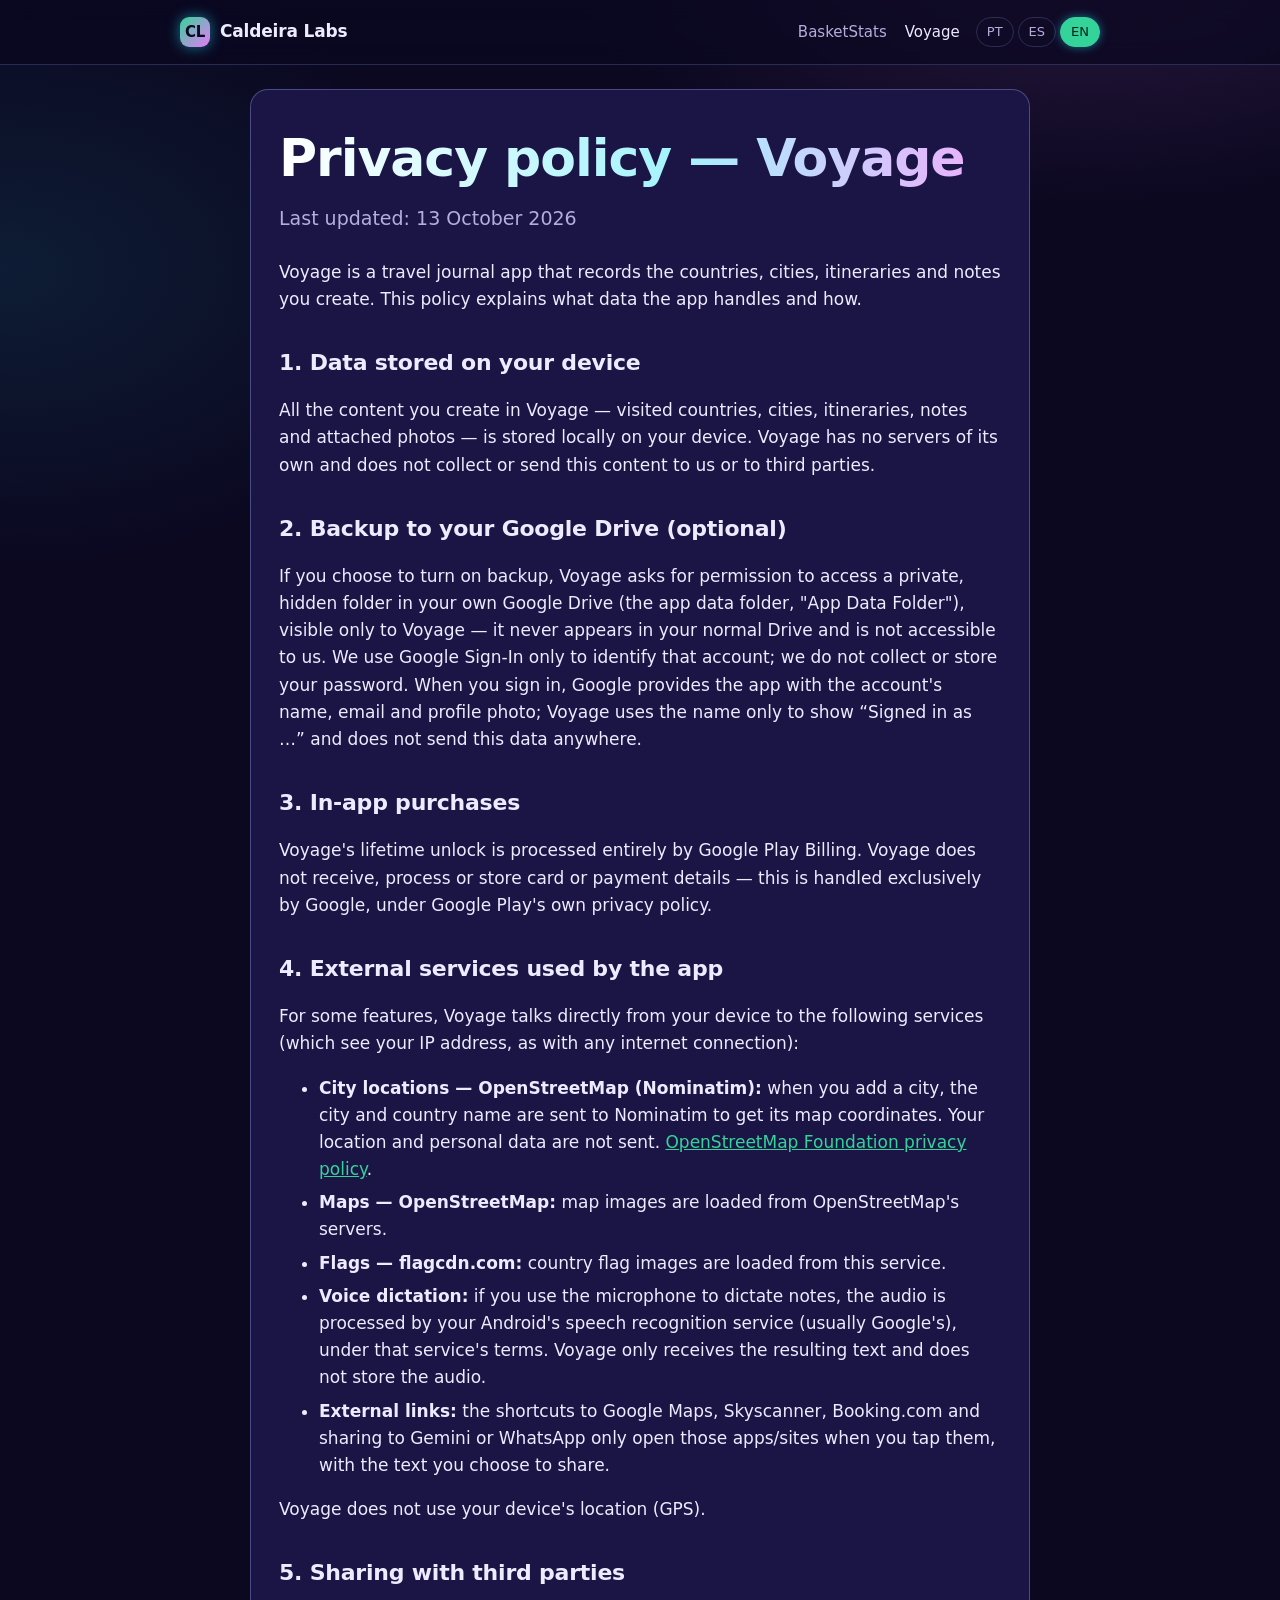
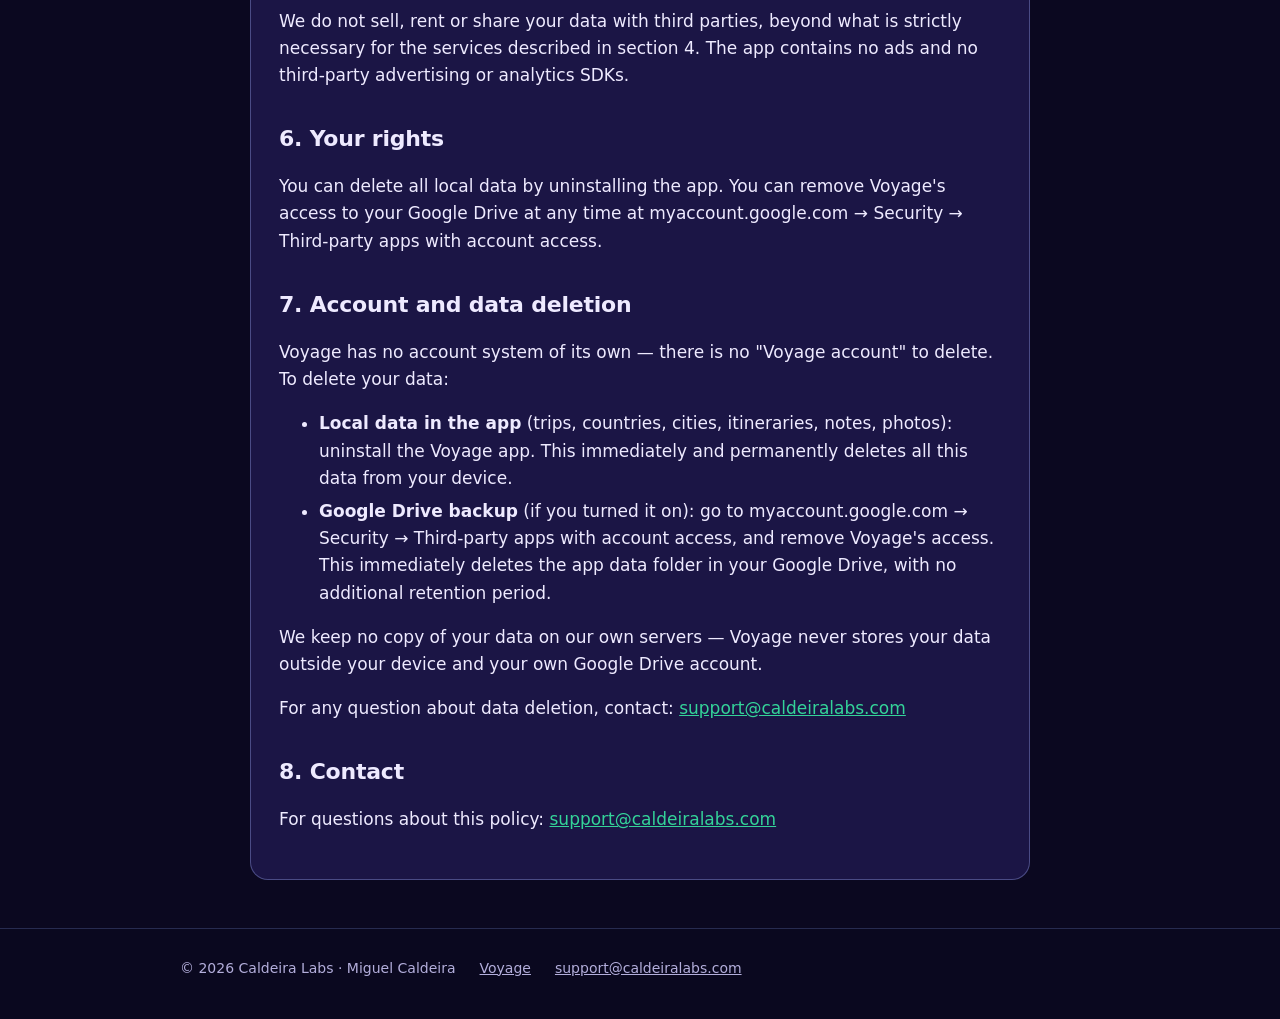
<file: voyage/privacy/index.html>
<!doctype html>
<html lang="pt-PT" data-lang="pt">
<head>
  <meta charset="utf-8">
  <meta name="viewport" content="width=device-width, initial-scale=1">
  <title data-pt="Política de Privacidade — Voyage" data-es="Política de privacidad — Voyage" data-en="Privacy policy — Voyage">Política de Privacidade — Voyage</title>
  <meta name="description" content="Política de privacidade da app Voyage (Caldeira Labs).">
  <link rel="icon" href="/assets/img/voyage.png">
  <link rel="stylesheet" href="/assets/style.css?v=20261015e">
  <style>:root { --accent: var(--voyage); --accent-ink: #03231a; }</style>
  <script src="/assets/lang.js?v=20261015e"></script>
</head>
<body>
<header class="top">
  <div class="wrap">
    <a class="brand" href="/"><span class="mark">CL</span>Caldeira Labs</a>
    <nav class="nav">
      <a href="/basketstats/">BasketStats</a>
      <a href="/voyage/" aria-current="page">Voyage</a>
    </nav>
    <div class="langs" aria-label="Língua / Idioma / Language">
      <button data-set="pt" aria-pressed="true">PT</button>
      <button data-set="es" aria-pressed="false">ES</button>
      <button data-set="en" aria-pressed="false">EN</button>
    </div>
  </div>
</header>

<main class="wrap policy">

<!-- ======================= PORTUGUÊS (texto original) ======================= -->
<div data-l="pt">
  <div class="hero">
    <h1>Política de Privacidade — Voyage</h1>
    <p class="lead">Última atualização: 13 de outubro de 2026</p>
  </div>

  <p>A Voyage é uma aplicação de diário de viagens que regista os países, cidades, roteiros e notas que criares. Esta política explica que dados a aplicação trata e como.</p>

  <h2>1. Dados guardados no teu dispositivo</h2>
  <p>Todo o conteúdo que crias na Voyage — países visitados, cidades, roteiros, notas e fotografias associadas — é guardado localmente no teu dispositivo. A Voyage não tem servidores próprios e não recolhe nem transmite este conteúdo para nós ou para terceiros.</p>

  <h2>2. Cópia de segurança na tua Google Drive (opcional)</h2>
  <p>Se escolheres ativar a cópia de segurança, a Voyage pede autorização para aceder a uma pasta privada e oculta da tua própria Google Drive (pasta de dados da aplicação, "App Data Folder"), visível apenas para a Voyage — nunca aparece na tua Drive normal nem é acessível por nós. Usamos o Início de Sessão Google apenas para identificar essa conta; não recolhemos nem armazenamos a tua palavra-passe. Ao iniciar sessão, a Google fornece à aplicação o nome, o email e a fotografia de perfil da conta; a Voyage usa o nome apenas para mostrar «Ligado como …» e não envia estes dados para lado nenhum.</p>

  <h2>3. Compras dentro da aplicação</h2>
  <p>O desbloqueio vitalício da Voyage é processado inteiramente pela Google Play Billing. A Voyage não recebe, processa nem armazena dados de cartões ou pagamento — isso é gerido exclusivamente pela Google, segundo a política de privacidade da própria Google Play.</p>

  <h2>4. Serviços externos usados pela aplicação</h2>
  <p>Para algumas funções, a Voyage comunica diretamente a partir do teu dispositivo com os seguintes serviços (que veem o teu endereço IP, como em qualquer ligação à internet):</p>
  <ul>
    <li><b>Localização das cidades — OpenStreetMap (Nominatim):</b> quando adicionas uma cidade, o nome da cidade e do país é enviado ao Nominatim para obter as coordenadas no mapa. Não é enviada a tua localização nem dados pessoais. <a href="https://osmfoundation.org/wiki/Privacy_Policy">Política de privacidade da OpenStreetMap Foundation</a>.</li>
    <li><b>Mapas — OpenStreetMap:</b> as imagens do mapa são carregadas dos servidores do OpenStreetMap.</li>
    <li><b>Bandeiras — flagcdn.com:</b> as imagens das bandeiras dos países são carregadas deste serviço.</li>
    <li><b>Ditado por voz:</b> se usares o microfone para ditar notas, o áudio é processado pelo serviço de reconhecimento de voz do teu Android (normalmente da Google), segundo as regras desse serviço. A Voyage só recebe o texto resultante e não guarda o áudio.</li>
    <li><b>Ligações externas:</b> os atalhos para o Google Maps, Skyscanner, Booking.com e a partilha com o Gemini ou o WhatsApp só abrem essas aplicações/sites quando tocas neles, com o texto que escolheres partilhar.</li>
  </ul>
  <p>A Voyage não usa a localização (GPS) do teu dispositivo.</p>

  <h2>5. Partilha com terceiros</h2>
  <p>Não vendemos, alugamos nem partilhamos os teus dados com terceiros, além do estritamente necessário para os serviços descritos na secção 4. A aplicação não contém anúncios nem SDKs de publicidade ou análise de terceiros.</p>

  <h2>6. Os teus direitos</h2>
  <p>Podes eliminar todos os dados locais desinstalando a aplicação. Podes remover o acesso da Voyage à tua Google Drive a qualquer momento em myaccount.google.com → Segurança → Aplicações de terceiros com acesso à conta.</p>

  <h2>7. Eliminação de conta e dados</h2>
  <p>A Voyage não tem sistema de conta próprio — não existe uma "conta Voyage" para eliminar. Para eliminares os teus dados:</p>
  <ul>
    <li><b>Dados locais na app</b> (viagens, países, cidades, roteiros, notas, fotografias): desinstala a aplicação Voyage. Isto elimina imediata e permanentemente todos estes dados do teu dispositivo.</li>
    <li><b>Cópia de segurança na Google Drive</b> (se a tiveres ativado): acede a myaccount.google.com → Segurança → Aplicações de terceiros com acesso à conta, e remove o acesso da Voyage. Isto elimina de imediato a pasta de dados da aplicação na tua Google Drive, sem qualquer prazo de retenção adicional.</li>
  </ul>
  <p>Não guardamos nenhuma cópia dos teus dados nos nossos próprios servidores — a Voyage nunca armazena os teus dados fora do teu dispositivo e da tua própria conta Google Drive.</p>
  <p>Para qualquer questão sobre eliminação de dados, contacta: <a href="mailto:support@caldeiralabs.com">support@caldeiralabs.com</a></p>

  <h2>8. Contacto</h2>
  <p>Para questões sobre esta política: <a href="mailto:support@caldeiralabs.com">support@caldeiralabs.com</a></p>
</div>

<!-- ======================= ESPAÑOL (traducción) ======================= -->
<div data-l="es">
  <div class="hero">
    <h1>Política de privacidad — Voyage</h1>
    <p class="lead">Última actualización: 13 de octubre de 2026</p>
  </div>

  <p>Voyage es una aplicación de diario de viajes que registra los países, ciudades, itinerarios y notas que crees. Esta política explica qué datos trata la aplicación y cómo.</p>

  <h2>1. Datos guardados en tu dispositivo</h2>
  <p>Todo el contenido que creas en Voyage — países visitados, ciudades, itinerarios, notas y fotografías asociadas — se guarda localmente en tu dispositivo. Voyage no tiene servidores propios y no recopila ni transmite este contenido a nosotros ni a terceros.</p>

  <h2>2. Copia de seguridad en tu Google Drive (opcional)</h2>
  <p>Si decides activar la copia de seguridad, Voyage pide autorización para acceder a una carpeta privada y oculta de tu propia Google Drive (carpeta de datos de la aplicación, "App Data Folder"), visible solo para Voyage: nunca aparece en tu Drive normal ni es accesible por nosotros. Usamos el Inicio de sesión de Google solo para identificar esa cuenta; no recopilamos ni almacenamos tu contraseña. Al iniciar sesión, Google facilita a la aplicación el nombre, el correo y la foto de perfil de la cuenta; Voyage usa el nombre solo para mostrar «Conectado como …» y no envía estos datos a ningún sitio.</p>

  <h2>3. Compras dentro de la aplicación</h2>
  <p>El desbloqueo vitalicio de Voyage lo procesa íntegramente Google Play Billing. Voyage no recibe, procesa ni almacena datos de tarjetas o de pago: eso lo gestiona exclusivamente Google, según la política de privacidad de Google Play.</p>

  <h2>4. Servicios externos que usa la aplicación</h2>
  <p>Para algunas funciones, Voyage se comunica directamente desde tu dispositivo con los siguientes servicios (que ven tu dirección IP, como en cualquier conexión a internet):</p>
  <ul>
    <li><b>Ubicación de las ciudades — OpenStreetMap (Nominatim):</b> cuando añades una ciudad, el nombre de la ciudad y del país se envía a Nominatim para obtener sus coordenadas en el mapa. No se envía tu ubicación ni datos personales. <a href="https://osmfoundation.org/wiki/Privacy_Policy">Política de privacidad de la OpenStreetMap Foundation</a>.</li>
    <li><b>Mapas — OpenStreetMap:</b> las imágenes del mapa se cargan desde los servidores de OpenStreetMap.</li>
    <li><b>Banderas — flagcdn.com:</b> las imágenes de las banderas de los países se cargan desde este servicio.</li>
    <li><b>Dictado por voz:</b> si usas el micrófono para dictar notas, el audio lo procesa el servicio de reconocimiento de voz de tu Android (normalmente de Google), según las normas de ese servicio. Voyage solo recibe el texto resultante y no guarda el audio.</li>
    <li><b>Enlaces externos:</b> los accesos a Google Maps, Skyscanner, Booking.com y el compartir con Gemini o WhatsApp solo abren esas aplicaciones/sitios cuando los tocas, con el texto que elijas compartir.</li>
  </ul>
  <p>Voyage no usa la ubicación (GPS) de tu dispositivo.</p>

  <h2>5. Compartir con terceros</h2>
  <p>No vendemos, alquilamos ni compartimos tus datos con terceros, más allá de lo estrictamente necesario para los servicios descritos en el punto 4. La aplicación no contiene anuncios ni SDK de publicidad o análisis de terceros.</p>

  <h2>6. Tus derechos</h2>
  <p>Puedes eliminar todos los datos locales desinstalando la aplicación. Puedes retirar el acceso de Voyage a tu Google Drive en cualquier momento en myaccount.google.com → Seguridad → Aplicaciones de terceros con acceso a la cuenta.</p>

  <h2>7. Eliminación de cuenta y datos</h2>
  <p>Voyage no tiene un sistema de cuentas propio: no existe una "cuenta Voyage" que eliminar. Para eliminar tus datos:</p>
  <ul>
    <li><b>Datos locales en la app</b> (viajes, países, ciudades, itinerarios, notas, fotografías): desinstala la aplicación Voyage. Esto elimina de forma inmediata y permanente todos estos datos de tu dispositivo.</li>
    <li><b>Copia de seguridad en Google Drive</b> (si la activaste): ve a myaccount.google.com → Seguridad → Aplicaciones de terceros con acceso a la cuenta, y retira el acceso de Voyage. Esto elimina de inmediato la carpeta de datos de la aplicación en tu Google Drive, sin ningún plazo de conservación adicional.</li>
  </ul>
  <p>No guardamos ninguna copia de tus datos en servidores propios: Voyage nunca almacena tus datos fuera de tu dispositivo y de tu propia cuenta de Google Drive.</p>
  <p>Para cualquier cuestión sobre la eliminación de datos, contacta: <a href="mailto:support@caldeiralabs.com">support@caldeiralabs.com</a></p>

  <h2>8. Contacto</h2>
  <p>Para cuestiones sobre esta política: <a href="mailto:support@caldeiralabs.com">support@caldeiralabs.com</a></p>
</div>

<!-- ======================= ENGLISH (translation) ======================= -->
<div data-l="en">
  <div class="hero">
    <h1>Privacy policy — Voyage</h1>
    <p class="lead">Last updated: 13 October 2026</p>
  </div>

  <p>Voyage is a travel journal app that records the countries, cities, itineraries and notes you create. This policy explains what data the app handles and how.</p>

  <h2>1. Data stored on your device</h2>
  <p>All the content you create in Voyage — visited countries, cities, itineraries, notes and attached photos — is stored locally on your device. Voyage has no servers of its own and does not collect or send this content to us or to third parties.</p>

  <h2>2. Backup to your Google Drive (optional)</h2>
  <p>If you choose to turn on backup, Voyage asks for permission to access a private, hidden folder in your own Google Drive (the app data folder, "App Data Folder"), visible only to Voyage — it never appears in your normal Drive and is not accessible to us. We use Google Sign-In only to identify that account; we do not collect or store your password. When you sign in, Google provides the app with the account's name, email and profile photo; Voyage uses the name only to show “Signed in as …” and does not send this data anywhere.</p>

  <h2>3. In-app purchases</h2>
  <p>Voyage's lifetime unlock is processed entirely by Google Play Billing. Voyage does not receive, process or store card or payment details — this is handled exclusively by Google, under Google Play's own privacy policy.</p>

  <h2>4. External services used by the app</h2>
  <p>For some features, Voyage talks directly from your device to the following services (which see your IP address, as with any internet connection):</p>
  <ul>
    <li><b>City locations — OpenStreetMap (Nominatim):</b> when you add a city, the city and country name are sent to Nominatim to get its map coordinates. Your location and personal data are not sent. <a href="https://osmfoundation.org/wiki/Privacy_Policy">OpenStreetMap Foundation privacy policy</a>.</li>
    <li><b>Maps — OpenStreetMap:</b> map images are loaded from OpenStreetMap's servers.</li>
    <li><b>Flags — flagcdn.com:</b> country flag images are loaded from this service.</li>
    <li><b>Voice dictation:</b> if you use the microphone to dictate notes, the audio is processed by your Android's speech recognition service (usually Google's), under that service's terms. Voyage only receives the resulting text and does not store the audio.</li>
    <li><b>External links:</b> the shortcuts to Google Maps, Skyscanner, Booking.com and sharing to Gemini or WhatsApp only open those apps/sites when you tap them, with the text you choose to share.</li>
  </ul>
  <p>Voyage does not use your device's location (GPS).</p>

  <h2>5. Sharing with third parties</h2>
  <p>We do not sell, rent or share your data with third parties, beyond what is strictly necessary for the services described in section 4. The app contains no ads and no third-party advertising or analytics SDKs.</p>

  <h2>6. Your rights</h2>
  <p>You can delete all local data by uninstalling the app. You can remove Voyage's access to your Google Drive at any time at myaccount.google.com → Security → Third-party apps with account access.</p>

  <h2>7. Account and data deletion</h2>
  <p>Voyage has no account system of its own — there is no "Voyage account" to delete. To delete your data:</p>
  <ul>
    <li><b>Local data in the app</b> (trips, countries, cities, itineraries, notes, photos): uninstall the Voyage app. This immediately and permanently deletes all this data from your device.</li>
    <li><b>Google Drive backup</b> (if you turned it on): go to myaccount.google.com → Security → Third-party apps with account access, and remove Voyage's access. This immediately deletes the app data folder in your Google Drive, with no additional retention period.</li>
  </ul>
  <p>We keep no copy of your data on our own servers — Voyage never stores your data outside your device and your own Google Drive account.</p>
  <p>For any question about data deletion, contact: <a href="mailto:support@caldeiralabs.com">support@caldeiralabs.com</a></p>

  <h2>8. Contact</h2>
  <p>For questions about this policy: <a href="mailto:support@caldeiralabs.com">support@caldeiralabs.com</a></p>
</div>
</main>

<footer>
  <div class="wrap">
    <span>© 2026 Caldeira Labs · Miguel Caldeira</span>
    <a href="/voyage/">Voyage</a>
    <a href="mailto:support@caldeiralabs.com">support@caldeiralabs.com</a>
  </div>
</footer>
</body>
</html>
</file>
<file: assets/style.css>
/* Caldeira Labs — estilos partilhados por todas as páginas. */
/* Tema "laboratório néon": sempre escuro, a condizer com a imagem de fundo (assets/img/lab-bg.svg). */
:root {
  --bg: #0b0820;
  --surface: #261d5a;
  --surface-hi: #33287a;
  --card-line: rgba(165, 180, 255, .34);
  --surface-2: rgba(255, 255, 255, .08);
  --text: #eeeaff;
  --muted: #b3aedb;
  --line: rgba(140, 170, 255, .22);
  --accent: #22d3ee;
  --accent-ink: #061a22;
  --neon-pink: #e879f9;
  --basket: #fb923c;
  --voyage: #34d399;
  --radius: 18px;
  --shadow: 0 0 0 1px rgba(34, 211, 238, .06), 0 10px 30px rgba(0, 0, 0, .35);
  color-scheme: dark;
}

* { box-sizing: border-box; }
html { -webkit-text-size-adjust: 100%; }
body {
  margin: 0;
  /* Fundo escuro com brilhos néon suaves; a ilustração do laboratório fica no topo da página inicial. */
  background:
    radial-gradient(900px 500px at 85% -10%, rgba(232, 121, 249, .16), transparent 60%),
    radial-gradient(800px 500px at 0% 30%, rgba(34, 211, 238, .10), transparent 60%),
    var(--bg) fixed;
  background-attachment: fixed;
  color: var(--text);
  font: 17px/1.6 system-ui, -apple-system, "Segoe UI", Roboto, "Helvetica Neue", Arial, sans-serif;
}
a { color: var(--accent); }
img { max-width: 100%; height: auto; display: block; }
.wrap { max-width: 960px; margin: 0 auto; padding: 0 20px; }

/* Línguas: só aparece o texto da língua escolhida (português por omissão, também sem JavaScript). */
[data-l] { display: none; }
html[data-lang="pt"] [data-l="pt"],
html[data-lang="es"] [data-l="es"],
html[data-lang="en"] [data-l="en"] { display: revert; }

/* Cabeçalho */
.top { border-bottom: 1px solid var(--line); background: rgba(11, 8, 32, .72); backdrop-filter: blur(12px); -webkit-backdrop-filter: blur(12px); position: sticky; top: 0; z-index: 10; }
.top .wrap { display: flex; align-items: center; gap: 16px; height: 64px; }
.brand { display: flex; align-items: center; gap: 10px; color: var(--text); text-decoration: none; font-weight: 700; letter-spacing: -.01em; }
.brand .mark { width: 30px; height: 30px; border-radius: 9px; background: linear-gradient(135deg, var(--accent), var(--neon-pink)); color: #0b0820; display: grid; place-items: center; font-size: 15px; box-shadow: 0 0 14px rgba(34, 211, 238, .55); }
.nav { display: flex; gap: 18px; margin-left: auto; }
.nav a { color: var(--muted); text-decoration: none; font-size: 15px; }
.nav a:hover, .nav a[aria-current="page"] { color: var(--text); }
.langs { display: flex; gap: 4px; }
.langs button {
  border: 1px solid var(--line); background: transparent; color: var(--muted);
  border-radius: 999px; padding: 4px 10px; font: inherit; font-size: 13px; cursor: pointer;
}
.langs button[aria-pressed="true"] { background: var(--accent); color: var(--accent-ink); border-color: var(--accent); box-shadow: 0 0 10px rgba(34, 211, 238, .5); }
/* Página inicial: ilustração do laboratório a toda a largura, com o título à esquerda. */
.hero-art {
  position: relative; min-height: 600px; display: flex; align-items: center;
  background:
    linear-gradient(90deg, rgba(11, 8, 32, .95) 0%, rgba(11, 8, 32, .78) 34%, rgba(11, 8, 32, .1) 62%, rgba(11, 8, 32, 0) 100%),
    linear-gradient(0deg, var(--bg) 0%, rgba(11, 8, 32, 0) 22%),
    url("/assets/img/lab-bg.svg") right 75% / cover no-repeat;
  border-bottom: 1px solid var(--line);
}
.hero-art .wrap { width: 100%; }
.hero-art .hero { max-width: 560px; padding: 72px 0; }
@media (max-width: 760px) {
  .hero-art { min-height: 0; flex-direction: column; align-items: stretch; background: var(--bg); }
  /* Em telemóvel, a ilustração fica num bloco próprio por cima do texto, com o programador à vista. */
  .hero-art::before { content: ""; display: block; height: 320px;
    background: linear-gradient(0deg, var(--bg) 0%, rgba(11, 8, 32, 0) 30%), url("/assets/img/lab-bg.svg") right center / cover no-repeat; }
  .hero-art .hero { padding: 24px 0 32px; }
}
@media (max-width: 640px) {
  .top .wrap { height: auto; flex-wrap: wrap; padding-top: 10px; padding-bottom: 10px; }
  .nav { order: 3; width: 100%; margin-left: 0; gap: 16px; }
  .langs { margin-left: auto; }
}

/* Secções */
.hero { padding: 64px 0 40px; }
.hero h1 { font-size: clamp(32px, 6vw, 52px); line-height: 1.1; letter-spacing: -.02em; margin: 0 0 16px;
  background: linear-gradient(90deg, #ffffff 0%, #a5f3fc 55%, #f0abfc 100%); -webkit-background-clip: text; background-clip: text; color: transparent; }
.hero p.lead { font-size: 19px; color: var(--muted); max-width: 640px; margin: 0; }
.app-hero { display: flex; gap: 24px; align-items: center; }
.app-hero .icon { width: 96px; height: 96px; border-radius: 24px; flex: none; box-shadow: var(--shadow); }
@media (max-width: 640px) { .app-hero { flex-direction: column; align-items: flex-start; } }
section { padding: 32px 0; }
h2 { font-size: 26px; letter-spacing: -.01em; margin: 0 0 16px; }
h3 { font-size: 19px; margin: 24px 0 8px; }
.muted { color: var(--muted); }

.cards { display: grid; grid-template-columns: repeat(auto-fit, minmax(280px, 1fr)); gap: 20px; }
.card {
  background: linear-gradient(160deg, var(--surface-hi) 0%, var(--surface) 70%); border: 1px solid var(--card-line); border-radius: var(--radius);
  padding: 24px; box-shadow: var(--shadow); display: flex; flex-direction: column; gap: 12px;
  backdrop-filter: blur(10px); -webkit-backdrop-filter: blur(10px);
}
.card .head { display: flex; align-items: center; gap: 14px; }
.card .head img { width: 56px; height: 56px; border-radius: 14px; }
.card h3 { margin: 0; }
.card p { margin: 0; color: var(--muted); }
.card .actions { margin-top: auto; display: flex; flex-wrap: wrap; gap: 10px; padding-top: 8px; }

.btn {
  display: inline-flex; align-items: center; gap: 8px; padding: 10px 18px; border-radius: 999px;
  background: var(--accent); color: var(--accent-ink); text-decoration: none; font-weight: 600; font-size: 15px;
  box-shadow: 0 0 16px rgba(34, 211, 238, .35);
}
.btn.basket { background: var(--basket); color: #1c0c02; box-shadow: 0 0 16px rgba(251, 146, 60, .4); }
.btn.voyage { background: var(--voyage); color: #03231a; box-shadow: 0 0 16px rgba(52, 211, 153, .4); }
.btn.ghost { background: rgba(255, 255, 255, .04); color: var(--text); border: 1px solid var(--line); box-shadow: none; }
.badge {
  display: inline-block; font-size: 12px; font-weight: 600; letter-spacing: .02em; padding: 3px 10px;
  border-radius: 999px; background: var(--surface-2); color: var(--muted);
}

.features { display: grid; grid-template-columns: repeat(auto-fit, minmax(240px, 1fr)); gap: 16px; padding: 0; margin: 0; list-style: none; }
.features li { background: linear-gradient(160deg, var(--surface-hi) 0%, var(--surface) 75%); border: 1px solid var(--card-line); border-radius: 14px; padding: 16px 18px; backdrop-filter: blur(8px); -webkit-backdrop-filter: blur(8px); }
.features li b { display: block; margin-bottom: 4px; }
.features li span { color: var(--muted); font-size: 15px; }

.shots { display: flex; gap: 14px; overflow-x: auto; padding-bottom: 8px; scroll-snap-type: x mandatory; }
.shots img { width: 220px; flex: none; border-radius: 16px; border: 1px solid var(--line); scroll-snap-align: start; }

.guide ol, .guide ul { padding-left: 22px; }
.guide li { margin: 4px 0; }
details { background: var(--surface); border: 1px solid var(--card-line); border-radius: 14px; padding: 14px 18px; margin: 10px 0; backdrop-filter: blur(8px); -webkit-backdrop-filter: blur(8px); }
details summary { cursor: pointer; font-weight: 600; }
details p { margin: 10px 0 0; color: var(--muted); }

/* Política de privacidade: texto corrido, fácil de ler */
.policy { max-width: 820px; }
/* Texto longo (políticas, guia) num painel quase opaco, para ler sem distração do fundo. */
.policy > div, .guide {
  background: #1b1545; border: 1px solid var(--card-line); border-radius: var(--radius);
  padding: 8px 28px 28px; margin-top: 24px;
}
.guide { padding-top: 24px; }
.policy .hero { padding: 32px 0 8px; }
@media (max-width: 640px) { .policy > div, .guide { padding-left: 18px; padding-right: 18px; } }
.policy h2 { font-size: 22px; margin-top: 32px; }
.policy li { margin: 6px 0; }

footer { border-top: 1px solid var(--line); margin-top: 48px; padding: 28px 0 40px; color: var(--muted); font-size: 14px; background: rgba(11, 8, 32, .8); }
footer .wrap { display: flex; flex-wrap: wrap; gap: 8px 24px; }
footer a { color: var(--muted); }

/* Página da BasketStats: carrossel de capturas (deslizar, setas e miniaturas). */
.carousel { max-width: 760px; margin: 0 auto 28px; }
.car-stage { position: relative; }
.car-track { display: flex; overflow-x: auto; scroll-snap-type: x mandatory; scroll-behavior: smooth;
  scrollbar-width: none; border-radius: 16px; outline: none; }
.car-track::-webkit-scrollbar { display: none; }
.car-track:focus-visible { box-shadow: 0 0 0 3px var(--accent); }
.slide { flex: 0 0 100%; scroll-snap-align: center; margin: 0; }
.slide img { width: 100%; height: auto; border-radius: 14px; border: 1px solid var(--line);
  box-shadow: 0 16px 40px rgba(0, 0, 0, .45), 0 0 30px rgba(251, 146, 60, .15); }
.slide figcaption { padding: 14px 6px 0; color: var(--muted); font-size: 16px; min-height: 76px; }
.slide figcaption b { display: block; color: var(--accent); font-size: 19px; margin-bottom: 4px; }
.car-prev, .car-next { position: absolute; top: calc(50% - 60px); width: 44px; height: 44px; border-radius: 50%;
  border: 1px solid var(--line); background: rgba(11, 8, 32, .8); color: var(--text); font-size: 28px; line-height: 1;
  cursor: pointer; display: grid; place-items: center; z-index: 2; backdrop-filter: blur(6px); }
.car-prev { left: -22px; } .car-next { right: -22px; }
.car-prev:disabled, .car-next:disabled { opacity: .3; cursor: default; }
.car-thumbs { display: flex; gap: 10px; overflow-x: auto; padding: 14px 2px 6px; scrollbar-width: thin; }
.car-thumbs button { flex: 0 0 116px; padding: 0; border: 2px solid transparent; border-radius: 10px; background: none;
  cursor: pointer; opacity: .55; transition: opacity .2s, border-color .2s; }
.car-thumbs button img { width: 100%; border-radius: 8px; vertical-align: top; }
.car-thumbs button[aria-current="true"] { opacity: 1; border-color: var(--accent); }
.car-thumbs button:hover { opacity: .9; }
@media (max-width: 820px) { .car-prev { left: 6px; } .car-next { right: 6px; } }
@media (max-width: 640px) { .car-thumbs button { flex-basis: 84px; } .slide figcaption { font-size: 15px; } }
@media (prefers-reduced-motion: reduce) { .car-track { scroll-behavior: auto; } }
/* Carrossel com capturas verticais (telemóvel): imagem ao alto, centrada e com altura limitada. */
.carousel.portrait { max-width: 640px; }
.carousel.portrait .slide { display: flex; flex-direction: column; align-items: center; }
.carousel.portrait .slide img { width: auto; max-width: 100%; height: min(62vh, 560px); border-radius: 22px; }
.carousel.portrait .slide figcaption { text-align: center; max-width: 520px; }
.carousel.portrait .car-prev, .carousel.portrait .car-next { top: calc(min(62vh, 560px) / 2 - 22px); }
.carousel.portrait .car-prev { left: 8px; } .carousel.portrait .car-next { right: 8px; }
</file>
